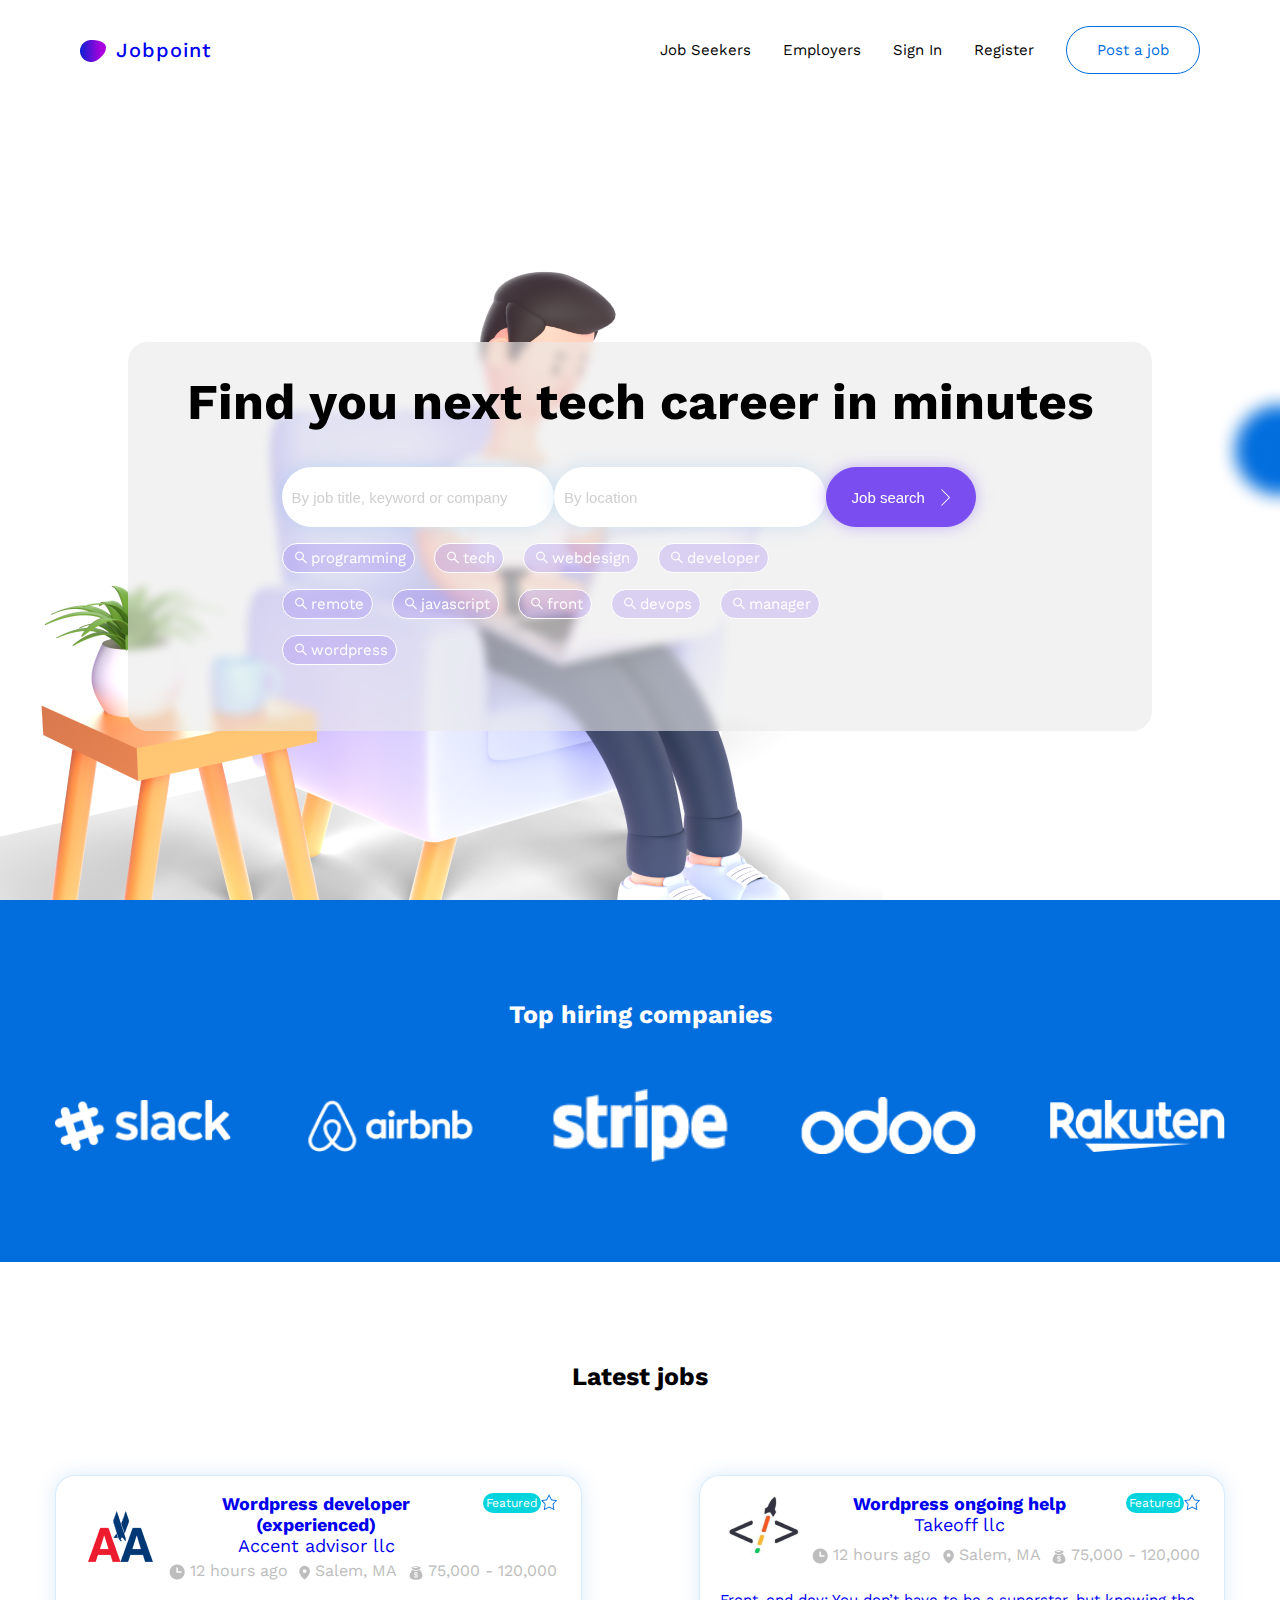
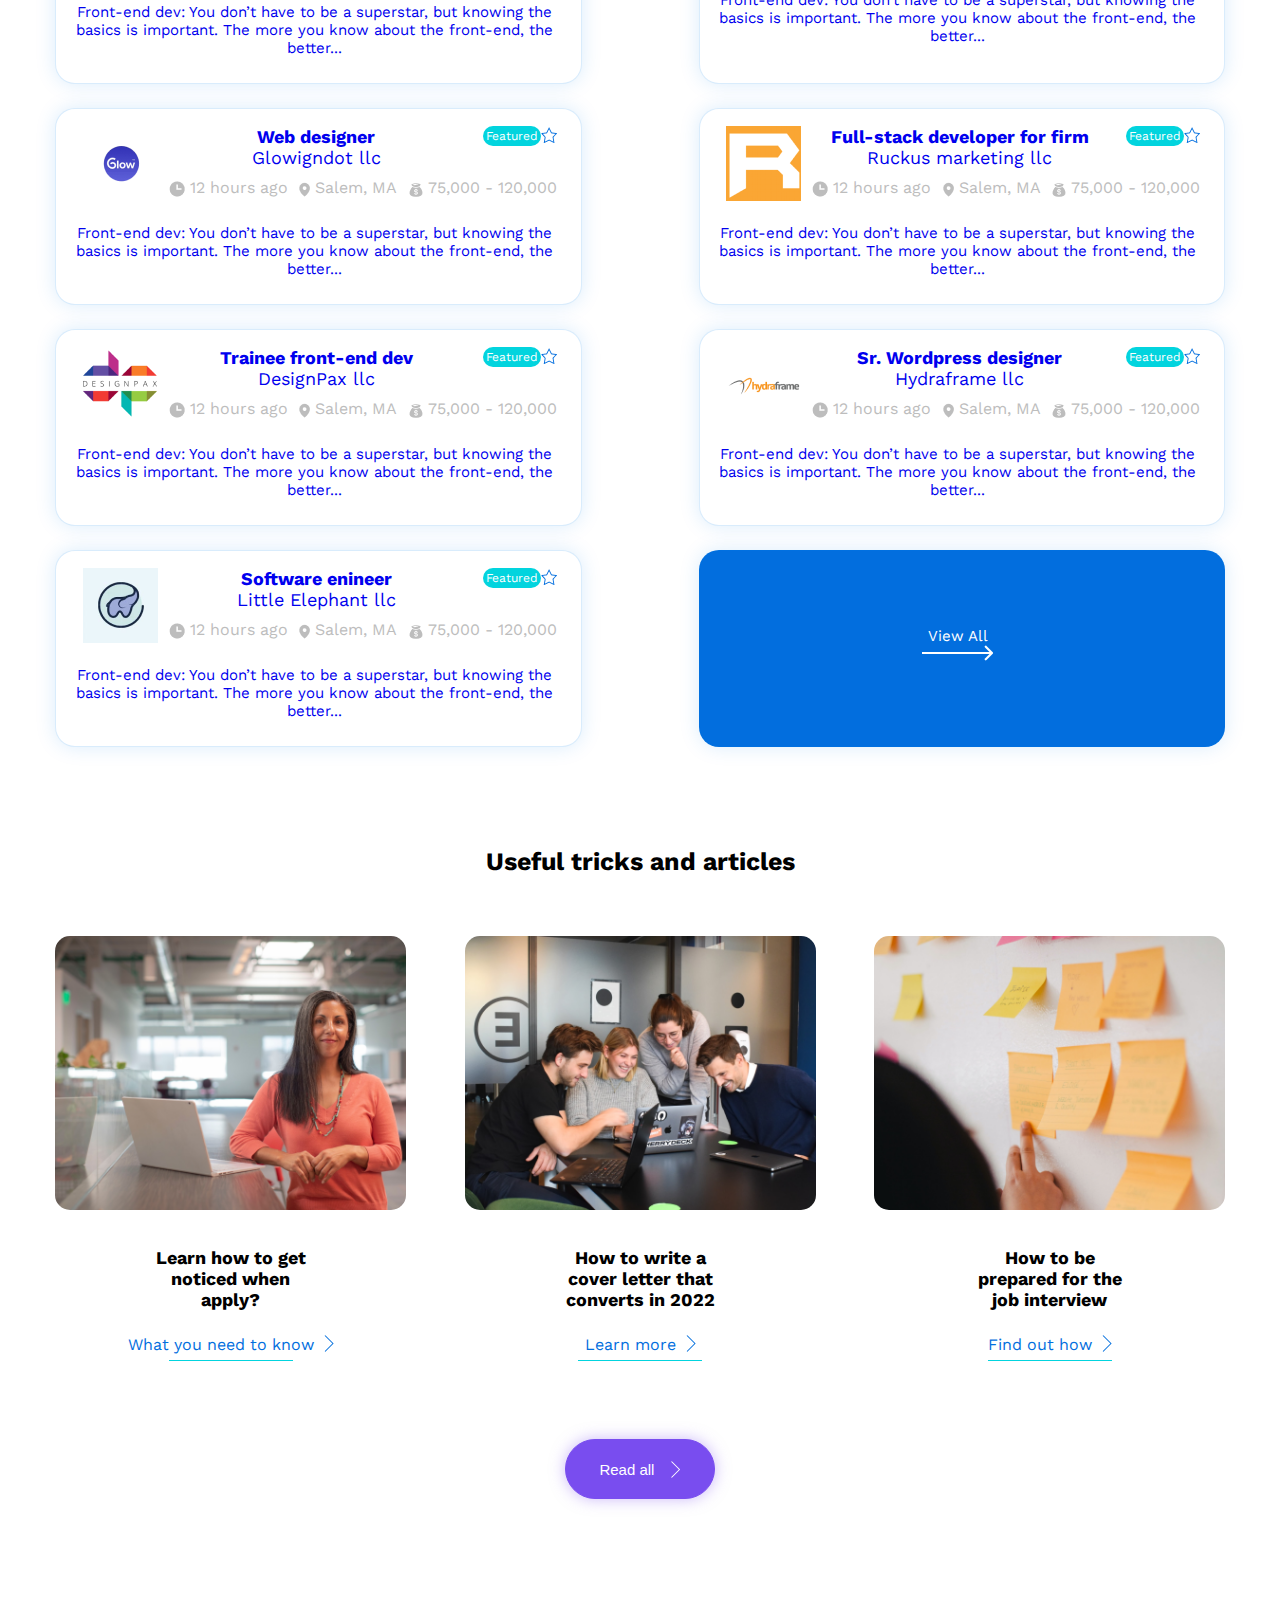
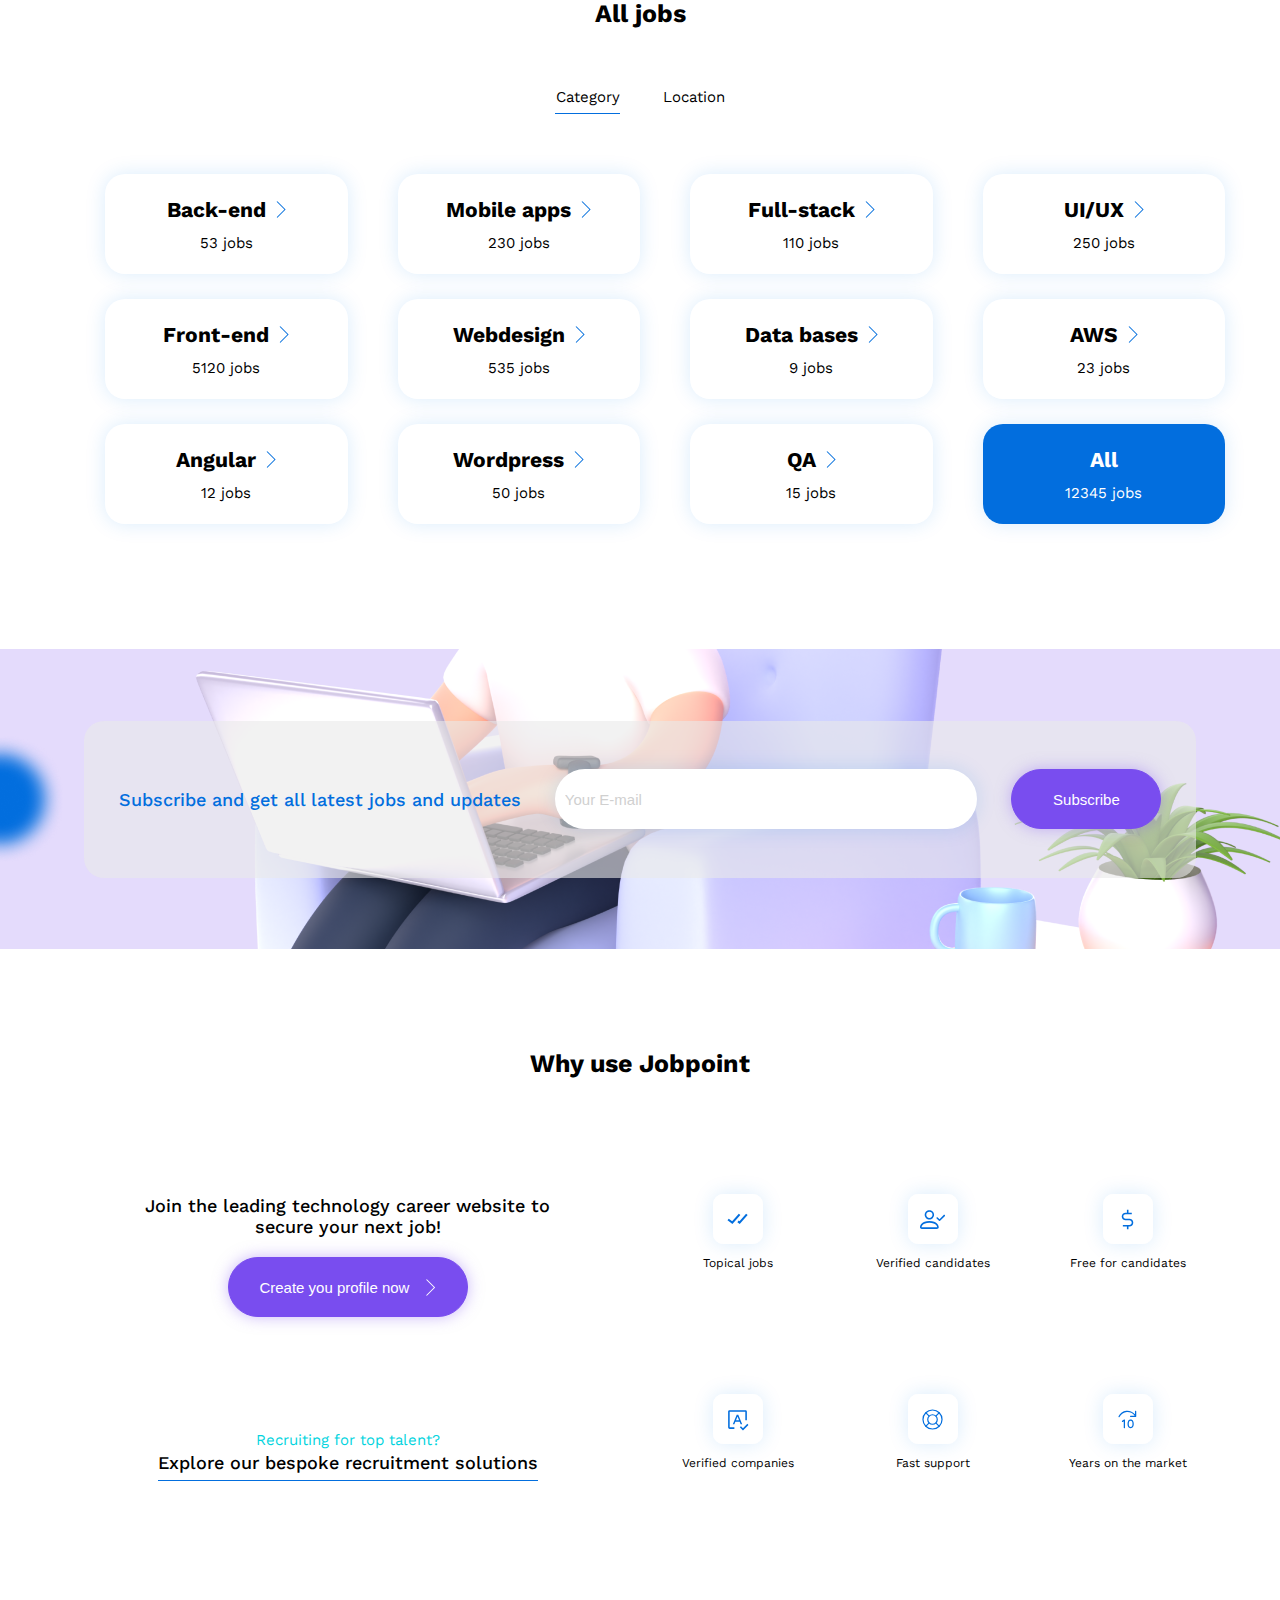
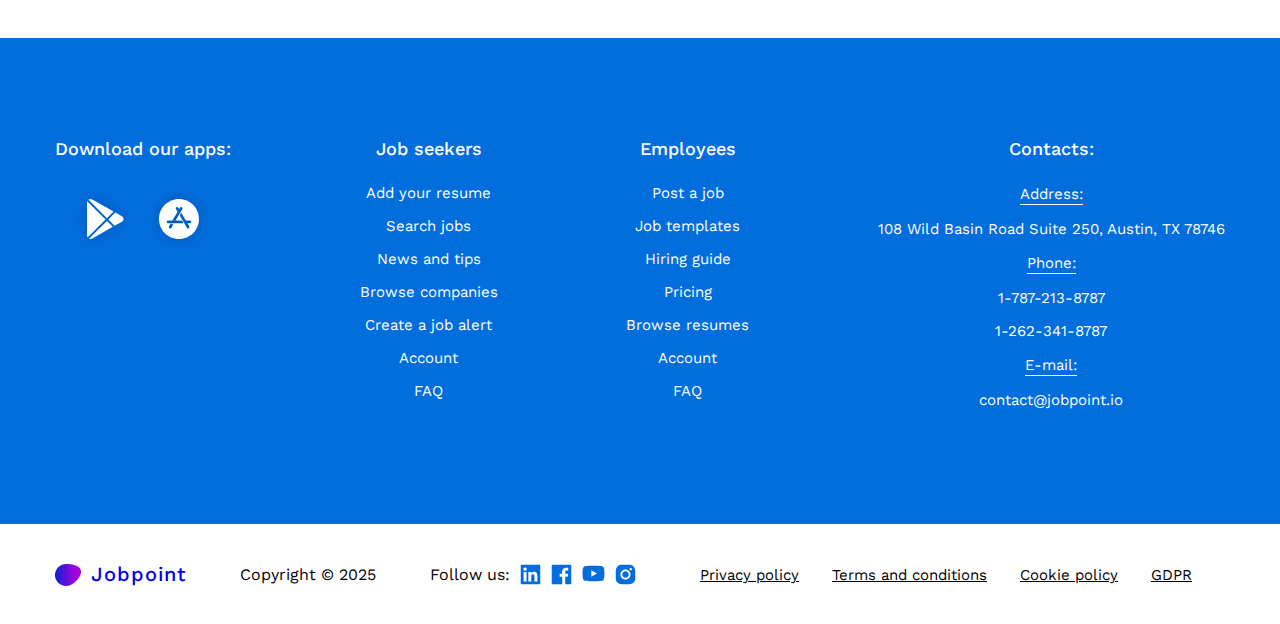
<file: index.html>
<!DOCTYPE html>
<html lang="en">

<head>
  <meta charset="UTF-8">
  <meta http-equiv="X-UA-Compatible" content="IE=edge">
  <meta name="viewport" content="width=device-width, initial-scale=1.0">
  <title>Jobpoint</title>
  <link rel="stylesheet" href="./styles/nullstyle.css">
  <link rel="stylesheet" href="./styles/style.css">
  <link rel="preconnect" href="https://fonts.googleapis.com">
  <link rel="preconnect" href="https://fonts.gstatic.com" crossorigin>
  <link href="https://fonts.googleapis.com/css2?family=Work+Sans:wght@400;500;700&display=swap" rel="stylesheet">
</head>

<body>
  <header class="header">
    <div class="container">
      <nav class="nav">
        <h1 class="nav__logo"><a href="/"><img src="img/header/logo.png" class="logo--img"
              alt="Jobpoint logo">Jobpoint</a>
        </h1>
        <ul class="nav__links">
          <li class="nav__item">
            <a class="nav__link" href="#">Job Seekers</a>
          </li>
          <li class="nav__item">
            <a class="nav__link" href="#">Employers</a>
          </li>
          <li class="nav__item">
            <a class="nav__link" href="#">Sign In</a>
          </li>
          <li class="nav__item">
            <a class="nav__link" href="#">Register</a>
          </li>
          <li class="nav__item">
            <a class="nav__link nav__link--btn btn--show-modal" href="#">Post a job</a>
          </li>
        </ul>
      </nav>
      <div class="header__form">
        <h2 class="form__title">Find you next tech career in minutes</h2>
        <div class="form__container">
          <div class="form__search">
            <input class="search--input" type="text" placeholder="By job title, keyword or company">
            <input class="search--input" type="text" placeholder="By location">
            <button class="search--btn">Job search <img src="img/header/arrow.png" alt="symbol"
                class="btn--symbol"></button>
          </div>
          <div class="header__form--tags">
            <p class="tag"><img src="img/header/search.png" alt="symbol" class="tag--search">programming</p>
            <p class="tag"><img src="img/header/search.png" alt="symbol" class="tag--search">tech</p>
            <p class="tag"><img src="img/header/search.png" alt="symbol" class="tag--search">webdesign</p>
            <p class="tag"><img src="img/header/search.png" alt="symbol" class="tag--search">developer</p>
            <p class="tag"><img src="img/header/search.png" alt="symbol" class="tag--search">remote</p>
            <p class="tag"><img src="img/header/search.png" alt="symbol" class="tag--search">javascript</p>
            <p class="tag"><img src="img/header/search.png" alt="symbol" class="tag--search">front</p>
            <p class="tag"><img src="img/header/search.png" alt="symbol" class="tag--search">devops</p>
            <p class="tag"><img src="img/header/search.png" alt="symbol" class="tag--search">manager</p>
            <p class="tag"><img src="img/header/search.png" alt="symbol" class="tag--search">wordpress</p>
          </div>
        </div>
      </div>
    </div>
  </header>

  <section class="section__sponsors">
    <div class="container">
      <h2>Top hiring companies</h2>
      <div class="section__sponsors--content">
        <div><img src="./img/sponsors/sponsors1.png" alt="sponsors"></div>
        <div><img src="./img/sponsors/sponsors2.png" alt="sponsors"></div>
        <div><img src="./img/sponsors/sponsors3.png" alt="sponsors"></div>
        <div><img src="./img/sponsors/sponsors4.png" alt="sponsors"></div>
        <div><img src="./img/sponsors/sponsors5.png" alt="sponsors"></div>
      </div>
    </div>
  </section>

  <section class="section section__jobs">
    <div class="container">
      <h2 class="section__title">Latest jobs</h2>
      <div class="section__jobs--content">
        <div class="jobs--item">
          <header class="item__header">
            <div class="item__header--img">
              <a href="/pages/card/page-position.html"><img src="./img/jobs/aa1.png" alt="jobs"></a>
            </div>
            <div class="item__header--container">
              <div class="item__header--title">
                <h3><a href="/pages/card/page-position.html">Wordpress developer (experienced)</a></h3>
                <p><a href="/pages/card/page-position.html">Accent advisor llc</a></p>
              </div>
              <div class="item__header--featured">
                <p>Featured</p>
                <div class="item__header--star"></div>
              </div>
              <div class="item__header--details">
                <p><img class="detail__img" src="./img/jobs/links/clocks.png" alt="links">12 hours ago</p>
                <p><img class="detail__img" src="./img/jobs/links/navigation.png" alt="links">Salem, MA</p>
                <p><img class="detail__img" src="./img/jobs/links/money.png" alt="links">75,000 - 120,000</p>
              </div>
            </div>
          </header>
          <div class="item__body">
            <p><a href="/pages/card/page-position.html">Front-end dev: You don’t have to be a superstar, but knowing the
                basics is important. The more you know
                about the front-end, the better...</a></p>
          </div>
        </div>
        <div class="jobs--item">
          <header class="item__header">
            <div class="item__header--img">
              <a href="/pages/card/page-position.html"><img src="./img/jobs/takeoff1.png" alt="jobs"></a>
            </div>
            <div class="item__header--container">
              <div class="item__header--title">
                <h3><a href="/pages/card/page-position.html">Wordpress ongoing help</a></h3>
                <p><a href="/pages/card/page-position.html">Takeoff llc</a></p>
              </div>
              <div class="item__header--featured">
                <p>Featured</p>
                <div class="item__header--star"></div>
              </div>
              <div class="item__header--details">
                <p><img class="detail__img" src="./img/jobs/links/clocks.png" alt="links">12 hours ago</p>
                <p><img class="detail__img" src="./img/jobs/links/navigation.png" alt="links">Salem, MA</p>
                <p><img class="detail__img" src="./img/jobs/links/money.png" alt="links">75,000 - 120,000</p>
              </div>
            </div>
          </header>
          <div class="item__body">
            <p><a href="/pages/card/page-position.html">Front-end dev: You don’t have to be a superstar, but knowing the
                basics is important. The more you know
                about the front-end, the better...</a></p>
          </div>
        </div>
        <div class="jobs--item">
          <header class="item__header">
            <div class="item__header--img">
              <a href="/pages/card/page-position.html"><img src="./img/jobs/glow.png" alt="jobs"></a>
            </div>
            <div class="item__header--container">
              <div class="item__header--title">
                <h3><a href="/pages/card/page-position.html">Web designer</a></h3>
                <p><a href="/pages/card/page-position.html">Glowigndot llc</a></p>
              </div>
              <div class="item__header--featured">
                <p>Featured</p>
                <div class="item__header--star"></div>
              </div>
              <div class="item__header--details">
                <p><img class="detail__img" src="./img/jobs/links/clocks.png" alt="links">12 hours ago</p>
                <p><img class="detail__img" src="./img/jobs/links/navigation.png" alt="links">Salem, MA</p>
                <p><img class="detail__img" src="./img/jobs/links/money.png" alt="links">75,000 - 120,000</p>
              </div>
            </div>
          </header>
          <div class="item__body">
            <p><a href="/pages/card/page-position.html">Front-end dev: You don’t have to be a superstar, but knowing the
                basics is important. The more you know
                about the front-end, the better...</a></p>
          </div>
        </div>
        <div class="jobs--item">
          <header class="item__header">
            <div class="item__header--img">
              <a href="/pages/card/page-position.html"><img src="./img/jobs/ruckus1.png" alt="jobs"></a>
            </div>
            <div class="item__header--container">
              <div class="item__header--title">
                <h3><a href="/pages/card/page-position.html">Full-stack developer for firm</a></h3>
                <p><a href="/pages/card/page-position.html">Ruckus marketing llc</a></p>
              </div>
              <div class="item__header--featured">
                <p>Featured</p>
                <div class="item__header--star"></div>
              </div>
              <div class="item__header--details">
                <p><img class="detail__img" src="./img/jobs/links/clocks.png" alt="links">12 hours ago</p>
                <p><img class="detail__img" src="./img/jobs/links/navigation.png" alt="links">Salem, MA</p>
                <p><img class="detail__img" src="./img/jobs/links/money.png" alt="links">75,000 - 120,000</p>
              </div>
            </div>
          </header>
          <div class="item__body">
            <p><a href="/pages/card/page-position.html">Front-end dev: You don’t have to be a superstar, but knowing the
                basics is important. The more you know
                about the front-end, the better...</a></p>
          </div>
        </div>
        <div class="jobs--item">
          <header class="item__header">
            <div class="item__header--img">
              <a href="/pages/card/page-position.html"><img src="./img/jobs/dp.png" alt="jobs"></a>
            </div>
            <div class="item__header--container">
              <div class="item__header--title">
                <h3><a href="/pages/card/page-position.html">Trainee front-end dev</a></h3>
                <p><a href="/pages/card/page-position.html">DesignPax llc</a></p>
              </div>
              <div class="item__header--featured">
                <p>Featured</p>
                <div class="item__header--star"></div>
              </div>
              <div class="item__header--details">
                <p><img class="detail__img" src="./img/jobs/links/clocks.png" alt="links">12 hours ago</p>
                <p><img class="detail__img" src="./img/jobs/links/navigation.png" alt="links">Salem, MA</p>
                <p><img class="detail__img" src="./img/jobs/links/money.png" alt="links">75,000 - 120,000</p>
              </div>
            </div>
          </header>
          <div class="item__body">
            <p><a href="/pages/card/page-position.html">Front-end dev: You don’t have to be a superstar, but knowing the
                basics is important. The more you know
                about the front-end, the better...</a></p>
          </div>
        </div>
        <div class="jobs--item">
          <header class="item__header">
            <div class="item__header--img">
              <a href="/pages/card/page-position.html"><img src="./img/jobs/hf1.png" alt="jobs"></a>
            </div>
            <div class="item__header--container">
              <div class="item__header--title">
                <h3><a href="/pages/card/page-position.html">Sr. Wordpress designer</a></h3>
                <p><a href="/pages/card/page-position.html">Hydraframe llc</a></p>
              </div>
              <div class="item__header--featured">
                <p>Featured</p>
                <div class="item__header--star"></div>
              </div>
              <div class="item__header--details">
                <p><img class="detail__img" src="./img/jobs/links/clocks.png" alt="links">12 hours ago</p>
                <p><img class="detail__img" src="./img/jobs/links/navigation.png" alt="links">Salem, MA</p>
                <p><img class="detail__img" src="./img/jobs/links/money.png" alt="links">75,000 - 120,000</p>
              </div>
            </div>
          </header>
          <div class="item__body">
            <p><a href="/pages/card/page-position.html">Front-end dev: You don’t have to be a superstar, but knowing the
                basics is important. The more you know
                about the front-end, the better...</a></p>
          </div>
        </div>
        <div class="jobs--item">
          <header class="item__header">
            <div class="item__header--img">
              <a href="/pages/card/page-position.html"><img src="./img/jobs/el.png" alt="jobs"></a>
            </div>
            <div class="item__header--container">
              <div class="item__header--title">
                <h3><a href="/pages/card/page-position.html">Software enineer</a></h3>
                <p><a href="/pages/card/page-position.html">Little Elephant llc</a></p>
              </div>
              <div class="item__header--featured">
                <p>Featured</p>
                <div class="item__header--star"></div>
              </div>
              <div class="item__header--details">
                <p><img class="detail__img" src="./img/jobs/links/clocks.png" alt="links">12 hours ago</p>
                <p><img class="detail__img" src="./img/jobs/links/navigation.png" alt="links">Salem, MA</p>
                <p><img class="detail__img" src="./img/jobs/links/money.png" alt="links">75,000 - 120,000</p>
              </div>
            </div>
          </header>
          <div class="item__body">
            <p><a href="/pages/card/page-position.html">Front-end dev: You don’t have to be a superstar, but knowing the
                basics is important. The more you know
                about the front-end, the better...</a></p>
          </div>
        </div>
        <div class="jobs--item jobs--viewAll">
          <p><a href="/pages/card/page-position.html">View All</a></p>
          <img src="./img/jobs/viewall.png" alt="viewall">
        </div>
      </div>
    </div>
  </section>

  <section class="section section__articles">
    <div class="container">
      <h2 class="section__title">Useful tricks and articles</h2>
      <div class="section__articles--content">
        <div class="article">
          <img class="article__img" src="./img/articles/linkedin-sales-solutions-QgYvORVDdd8-unsplash.png" alt="img">
          <h3 class="article--title">Learn how to get noticed when apply?</h3>
          <div>
            <p><a class="article__link" href="#">What you need to know<img class="section__articles--arrow"
                  src="./img/articles/arrow.png"></a></p>
            <img src="./img/articles/line.png" alt="line">
          </div>
        </div>
        <div class="article">
          <img class="article__img" src="./img/articles/cherrydeck-rMILC1PIwM0-unsplash.png" alt="img">
          <h3 class="article--title">How to write a cover letter that converts in 2022</h3>
          <div>
            <p><a class="article__link" href="#">Learn more<img class="section__articles--arrow"
                  src="./img/articles/arrow.png"></a></p>
            <img src="./img/articles/line.png" alt="line">
          </div>
        </div>
        <div class="article">
          <img class="article__img" src="./img/articles/jason-goodman-m2TU2gfqSeE-unsplash.png" alt="img">
          <h3 class="article--title">How to be prepared for the job interview</h3>
          <div>
            <p><a href="#" class="article__link">Find out how<img class="section__articles--arrow"
                  src="./img/articles/arrow.png"></a></p>
            <img src="./img/articles/line.png" alt="line">
          </div>
        </div>
      </div>
      <button class="articles--btn">Read all <img src="img/header/arrow.png" alt="symbol" class="btn--symbol"></button>
    </div>
  </section>

  <section class="section section__allJobs">
    <div class="container">
      <h2 class="section__title">All jobs</h2>
      <div class="allJobs__container">
        <div class="allJobs__tab-container">
          <p class="allJobs__tab tab--active">Category</p>
          <p class="allJobs__tab">Location</p>
        </div>
        <div class="allJobs__content">
          <div class="allJobs__item">
            <div class="item__title">
              <h3>Back-end</h3>
              <img class="section__articles--arrow" src="./img/articles/arrow.png"></a></p>
            </div>
            <p>53 jobs</p>
          </div>
          <div class="allJobs__item">
            <div class="item__title">
              <h3>Mobile apps</h3>
              <img class="section__articles--arrow" src="./img/articles/arrow.png"></a></p>
            </div>
            <p>230 jobs</p>
          </div>
          <div class="allJobs__item">
            <div class="item__title">
              <h3>Full-stack</h3>
              <img class="section__articles--arrow" src="./img/articles/arrow.png"></a></p>
            </div>
            <p>110 jobs</p>
          </div>
          <div class="allJobs__item">
            <div class="item__title">
              <h3>UI/UX</h3>
              <img class="section__articles--arrow" src="./img/articles/arrow.png"></a></p>
            </div>
            <p>250 jobs</p>
          </div>
          <div class="allJobs__item">
            <div class="item__title">
              <h3>Front-end</h3>
              <img class="section__articles--arrow" src="./img/articles/arrow.png"></a></p>
            </div>
            <p>5120 jobs</p>
          </div>
          <div class="allJobs__item">
            <div class="item__title">
              <h3>Webdesign</h3>
              <img class="section__articles--arrow" src="./img/articles/arrow.png"></a></p>
            </div>
            <p>535 jobs</p>
          </div>
          <div class="allJobs__item">
            <div class="item__title">
              <h3>Data bases</h3>
              <img class="section__articles--arrow" src="./img/articles/arrow.png"></a></p>
            </div>
            <p>9 jobs</p>
          </div>
          <div class="allJobs__item">
            <div class="item__title">
              <h3>AWS</h3>
              <img class="section__articles--arrow" src="./img/articles/arrow.png"></a></p>
            </div>
            <p>23 jobs</p>
          </div>
          <div class="allJobs__item">
            <div class="item__title">
              <h3>Angular</h3>
              <img class="section__articles--arrow" src="./img/articles/arrow.png"></a></p>
            </div>
            <p>12 jobs</p>
          </div>
          <div class="allJobs__item">
            <div class="item__title">
              <h3>Wordpress</h3>
              <img class="section__articles--arrow" src="./img/articles/arrow.png"></a></p>
            </div>
            <p>50 jobs</p>
          </div>
          <div class="allJobs__item">
            <div class="item__title">
              <h3>QA</h3>
              <img class="section__articles--arrow" src="./img/articles/arrow.png"></a></p>
            </div>
            <p>15 jobs</p>
          </div>
          <div class="allJobs__item allJobs__item--viewall">
            <div class="item__title">
              <h3>All</h3>
            </div>
            <p>12345 jobs</p>
          </div>
        </div>
      </div>
      <div class="container">
  </section>

  <section class="section section__subscribe">
    <div class="container">
      <div class="subscribe__form">
        <h5 class="subscribe__title">Subscribe and get all latest jobs and updates</h5>
        <input class="subscribe__input" type="text" placeholder="Your E-mail">
        <button class="subscribe__btn">Subscribe</button>
      </div>
    </div>
  </section>

  <section class="section section__joinUs">
    <div class="container">
      <h2 class="section__title">Why use Jobpoint</h2>
      <div class="joinUs__container">
        <div class="joinUs__form">
          <div class="form__header">
            <h5 class="header__title">Join the leading technology career website to secure your next job!</h5>
            <button class="joinUs__btn">Create you profile now <img src="img/header/arrow.png" alt="symbol"
                class="btn--symbol"></button>
          </div>
          <div class="form__footer">
            <p class="footer__question">Recruiting for top talent?</p>
            <h5 class="footer__subtitle">Explore our bespoke recruitment solutions</h5>
          </div>
        </div>
        <div class="joinUs__content">
          <div class="joinUs__item">
            <div class="item__img">
              <img src="./img/joinus/tropical.svg" alt="img">
            </div>
            <p>Topical jobs</p>
          </div>
          <div class="joinUs__item">
            <div class="item__img">
              <img src="./img/joinus/group.svg" alt="img">
            </div>
            <p>Verified candidates</p>
          </div>
          <div class="joinUs__item">
            <div class="item__img">
              <img src="./img/joinus/dollar.svg" alt="img">
            </div>
            <p>Free for candidates</p>
          </div>
          <div class="joinUs__item">
            <div class="item__img">
              <img src="./img/joinus/carbon_spell-check.svg" alt="img">
            </div>
            <p>Verified companies</p>
          </div>
          <div class="joinUs__item">
            <div class="item__img">
              <img src="./img/joinus/support.svg" alt="img">
            </div>
            <p>Fast support</p>
          </div>
          <div class="joinUs__item">
            <div class="item__img">
              <img src="./img/joinus/market.svg" alt="img">
            </div>
            <p>Years on the market</p>
          </div>
        </div>
      </div>
    </div>
  </section>

  <section class="section section__download">
    <div class="container">
      <div class="container__column">
        <h5>Download our apps:</h5>
        <a href="#"><img src="./img/apps/appstore.svg" alt="appstore"></a>
        <a href="#"><img src="./img/apps/playmarket.svg" alt="playmarket"></a>
      </div>
      <div class="container__column">
        <h5>Job seekers</h5>
        <p><a href="#">Add your resume</a></p>
        <p><a href="#">Search jobs</a></p>
        <p><a href="#">News and tips</a></p>
        <p><a href="#">Browse companies</a></p>
        <p><a href="#">Create a job alert</a></p>
        <p><a href="#">Account</a></p>
        <p><a href="#">FAQ</a></p>
      </div>
      <div class="container__column">
        <h5>Employees</h5>
        <p><a href="#">Post a job</a></p>
        <p><a href="#">Job templates</a></p>
        <p><a href="#">Hiring guide</a></p>
        <p><a href="#">Pricing</a></p>
        <p><a href="#">Browse resumes</a></p>
        <p><a href="#">Account</a></p>
        <p><a href="#">FAQ</a></p>
      </div>
      <div class="container__column">
        <h5>Contacts:</h5>
        <p class="column__subtitle">Address:</p>
        <p>108 Wild Basin Road Suite 250, Austin, TX 78746</p>
        <p class="column__subtitle">Phone:</p>
        <p>1-787-213-8787</p>
        <p>1-262-341-8787</p>
        <p class="column__subtitle">E-mail:</p>
        <p>contact@jobpoint.io</p>
      </div>
    </div>
  </section>

  <footer class="footer">
    <div class="container">
      <h1 class="footer__logo"><a href="/"><img src="img/header/logo.png" class="logo--img"
            alt="Jobpoint logo">Jobpoint</a></h1>
      <p class="footer__copyright">Copyright © 2025 </p>
      <div class="footer__follow">
        <p>Follow us: </p>
        <a class="follow__link" href="#"><img src="./img/footer/linkedin.svg" alt="linkedin"></a>
        <a class="follow__link" href="#"><img src="./img/footer/facebook.svg" alt="facebook"></a>
        <a class="follow__link" href="#"><img src="./img/footer/youtube.svg" alt="youtube"></a>
        <a class="follow__link" href="#"><img src="./img/footer/instagram.svg" alt="instagram"></a>
      </div>
      <ul class="footer__nav">
        <li class="footer__item">
          <a class="footer__link" href="#">Privacy policy</a>
        </li>
        <li class="footer__item">
          <a class="footer__link" href="#">Terms and conditions</a>
        </li>
        <li class="footer__item">
          <a class="footer__link" href="#">Cookie policy</a>
        </li>
        <li class="footer__item">
          <a class="footer__link" href="#">GDPR</a>
        </li>
      </ul>
    </div>
  </footer>

</body>

</html>
</file>
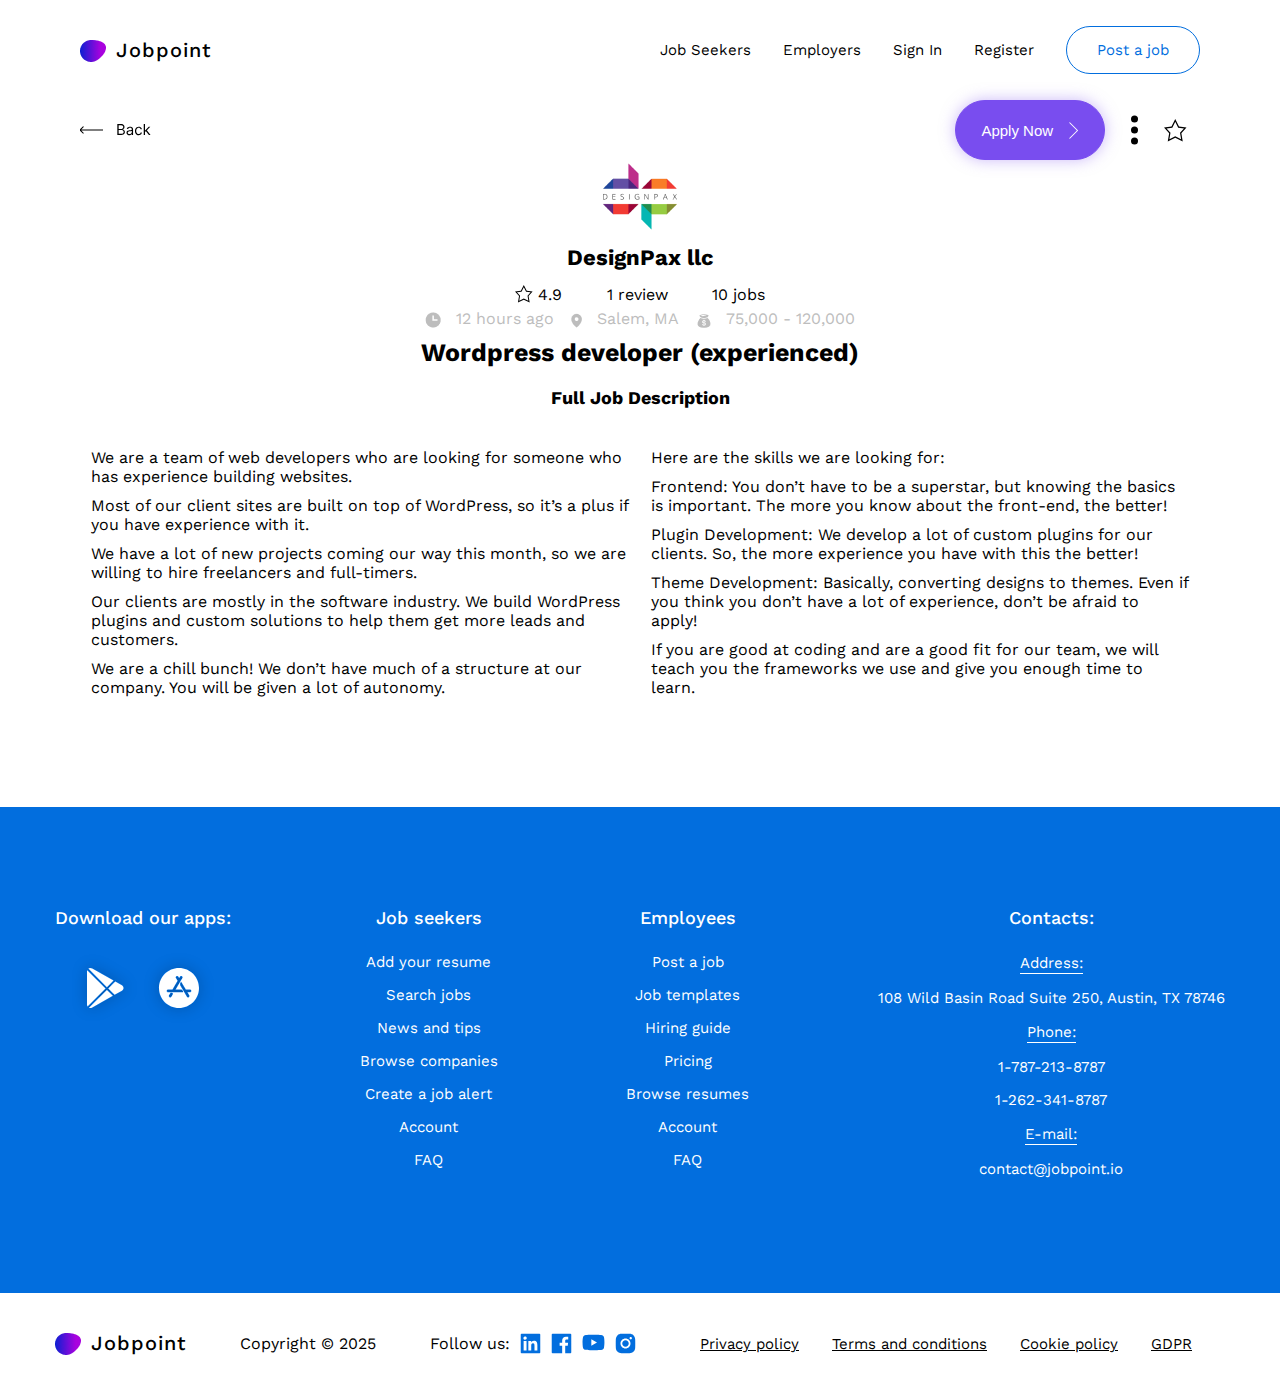
<file: pages/page-position.html>
<!DOCTYPE html>
<html lang="en">

<head>
  <meta charset="UTF-8">
  <meta http-equiv="X-UA-Compatible" content="IE=edge">
  <meta name="viewport" content="width=device-width, initial-scale=1.0">
  <title>Jobpoint</title>
  <link rel="stylesheet" href="./styles/nullstyle.css">
  <link rel="stylesheet" href="./styles/style.css">
  <link rel="preconnect" href="https://fonts.googleapis.com">
  <link rel="preconnect" href="https://fonts.gstatic.com" crossorigin>
  <link href="https://fonts.googleapis.com/css2?family=Work+Sans:wght@400;500;700&display=swap" rel="stylesheet">
</head>

<body>
  <header class="header">
    <div class="container">
      <nav class="nav">
        <h1 class="nav__logo"><a href="/"><img src="../img/header/logo.png" class="logo--img"
              alt="Jobpoint logo">Jobpoint</a>
        </h1>
        <ul class="nav__links">
          <li class="nav__item">
            <a class="nav__link" href="#">Job Seekers</a>
          </li>
          <li class="nav__item">
            <a class="nav__link" href="#">Employers</a>
          </li>
          <li class="nav__item">
            <a class="nav__link" href="#">Sign In</a>
          </li>
          <li class="nav__item">
            <a class="nav__link" href="#">Register</a>
          </li>
          <li class="nav__item">
            <a class="nav__link nav__link--btn btn--show-modal" href="#">Post a job</a>
          </li>
        </ul>
      </nav>
      <div class="bar">
        <div class="back"><a href="/"><img src="../img/bar/back.svg" alt="back"></a></div>
        <div class="bar__right-side">
          <button class="bar__btn">Apply Now <img src="../img/header/arrow.png" alt="symbol"
              class="btn--symbol"></button>
          <div class="options">
            <img src="../img/bar/options.svg" alt="options">
          </div>
          <div class="favorites">
            <img src="../img/bar/favorites.svg" alt="options">
          </div>
        </div>
      </div>
      <div class="jobs--item">
        <header class="item__header">
          <div class="item__header--img">
            <img src="../img/jobs/dp.png" alt="jobs">
          </div>
          <div class="item__header--container">
            <div class="item__header--title">
              <h4>DesignPax llc</h4>
            </div>
            <div class="item__featured">
              <p><img src="../img/bar/favorites.svg" alt="options"> 4.9</p>
              <p>1 review</p>
              <p>10 jobs</p>
            </div>
            <div class="item__header--details">
              <p><img class="detail__img" src="../img/jobs/links/clocks.png" alt="links">12 hours ago</p>
              <p><img class="detail__img" src="../img/jobs/links/navigation.png" alt="links">Salem, MA</p>
              <p><img class="detail__img" src="../img/jobs/links/money.png" alt="links">75,000 - 120,000</p>
            </div>
          </div>
          <h3>Wordpress developer (experienced)</h3>
        </header>
        <div class="item__body">
          <h3 class="item__title">Full Job Description</h3>
          <div class="item__container">
            <div class="container__column">
              <p>We are a team of web developers who are looking for someone who has experience building websites.</p>
              <p>Most of our client sites are built on top of WordPress, so it’s a plus if you have experience with
                it.</p>
              We have a lot of new projects coming our way this month, so we are willing to hire freelancers and
              full-timers.</p>
              <p>Our clients are mostly in the software industry. We build WordPress plugins and custom solutions to
                help
                them get more leads and customers.</p>
              <p>We are a chill bunch! We don’t have much of a structure at our company. You will be given a lot of
                autonomy.</p>
              </p>
            </div>
            <div class="container__column">
              <p>Here are the skills we are looking for:</p>
              <p>Frontend: You don’t have to be a superstar, but knowing the basics is important. The more you know
                about
                the front-end, the better!</p>
              <p>Plugin Development: We develop a lot of custom plugins for our clients. So, the more experience you
                have
                with this the better!
              <p>Theme Development: Basically, converting designs to themes.
                Even if you think you don’t have a lot of experience, don’t be afraid to apply!</p>
              <p>If you are good at coding and are a good fit for our team, we will teach you the frameworks we use and
                give you enough time to learn.</p>
            </div>
          </div>
        </div>
      </div>
    </div>
  </header>

  <section class="section section__download">
    <div class="container">
      <div class="container__column">
        <h5>Download our apps:</h5>
        <a href="#"><img src="../img/apps/appstore.svg" alt="appstore"></a>
        <a href="#"><img src="../img/apps/playmarket.svg" alt="playmarket"></a>
      </div>
      <div class="container__column">
        <h5>Job seekers</h5>
        <p><a href="#">Add your resume</a></p>
        <p><a href="#">Search jobs</a></p>
        <p><a href="#">News and tips</a></p>
        <p><a href="#">Browse companies</a></p>
        <p><a href="#">Create a job alert</a></p>
        <p><a href="#">Account</a></p>
        <p><a href="#">FAQ</a></p>
      </div>
      <div class="container__column">
        <h5>Employees</h5>
        <p><a href="#">Post a job</a></p>
        <p><a href="#">Job templates</a></p>
        <p><a href="#">Hiring guide</a></p>
        <p><a href="#">Pricing</a></p>
        <p><a href="#">Browse resumes</a></p>
        <p><a href="#">Account</a></p>
        <p><a href="#">FAQ</a></p>
      </div>
      <div class="container__column">
        <h5>Contacts:</h5>
        <p class="column__subtitle">Address:</p>
        <p>108 Wild Basin Road Suite 250, Austin, TX 78746</p>
        <p class="column__subtitle">Phone:</p>
        <p>1-787-213-8787</p>
        <p>1-262-341-8787</p>
        <p class="column__subtitle">E-mail:</p>
        <p>contact@jobpoint.io</p>
      </div>
    </div>
  </section>

  <footer class="footer">
    <div class="container">
      <h1 class="footer__logo"><a href="/"><img src="../img/header/logo.png" class="logo--img"
            alt="Jobpoint logo">Jobpoint</a></h1>
      <p class="footer__copyright">Copyright © 2025 </p>
      <div class="footer__follow">
        <p>Follow us: </p>
        <a class="follow__link" href="#"><img src="../img/footer/linkedin.svg" alt="linkedin"></a>
        <a class="follow__link" href="#"><img src="../img/footer/facebook.svg" alt="facebook"></a>
        <a class="follow__link" href="#"><img src="../img/footer/youtube.svg" alt="youtube"></a>
        <a class="follow__link" href="#"><img src="../img/footer/instagram.svg" alt="instagram"></a>
      </div>
      <ul class="footer__nav">
        <li class="footer__item">
          <a class="footer__link" href="#">Privacy policy</a>
        </li>
        <li class="footer__item">
          <a class="footer__link" href="#">Terms and conditions</a>
        </li>
        <li class="footer__item">
          <a class="footer__link" href="#">Cookie policy</a>
        </li>
        <li class="footer__item">
          <a class="footer__link" href="#">GDPR</a>
        </li>
      </ul>
    </div>
  </footer>
</body>

</html>
</file>
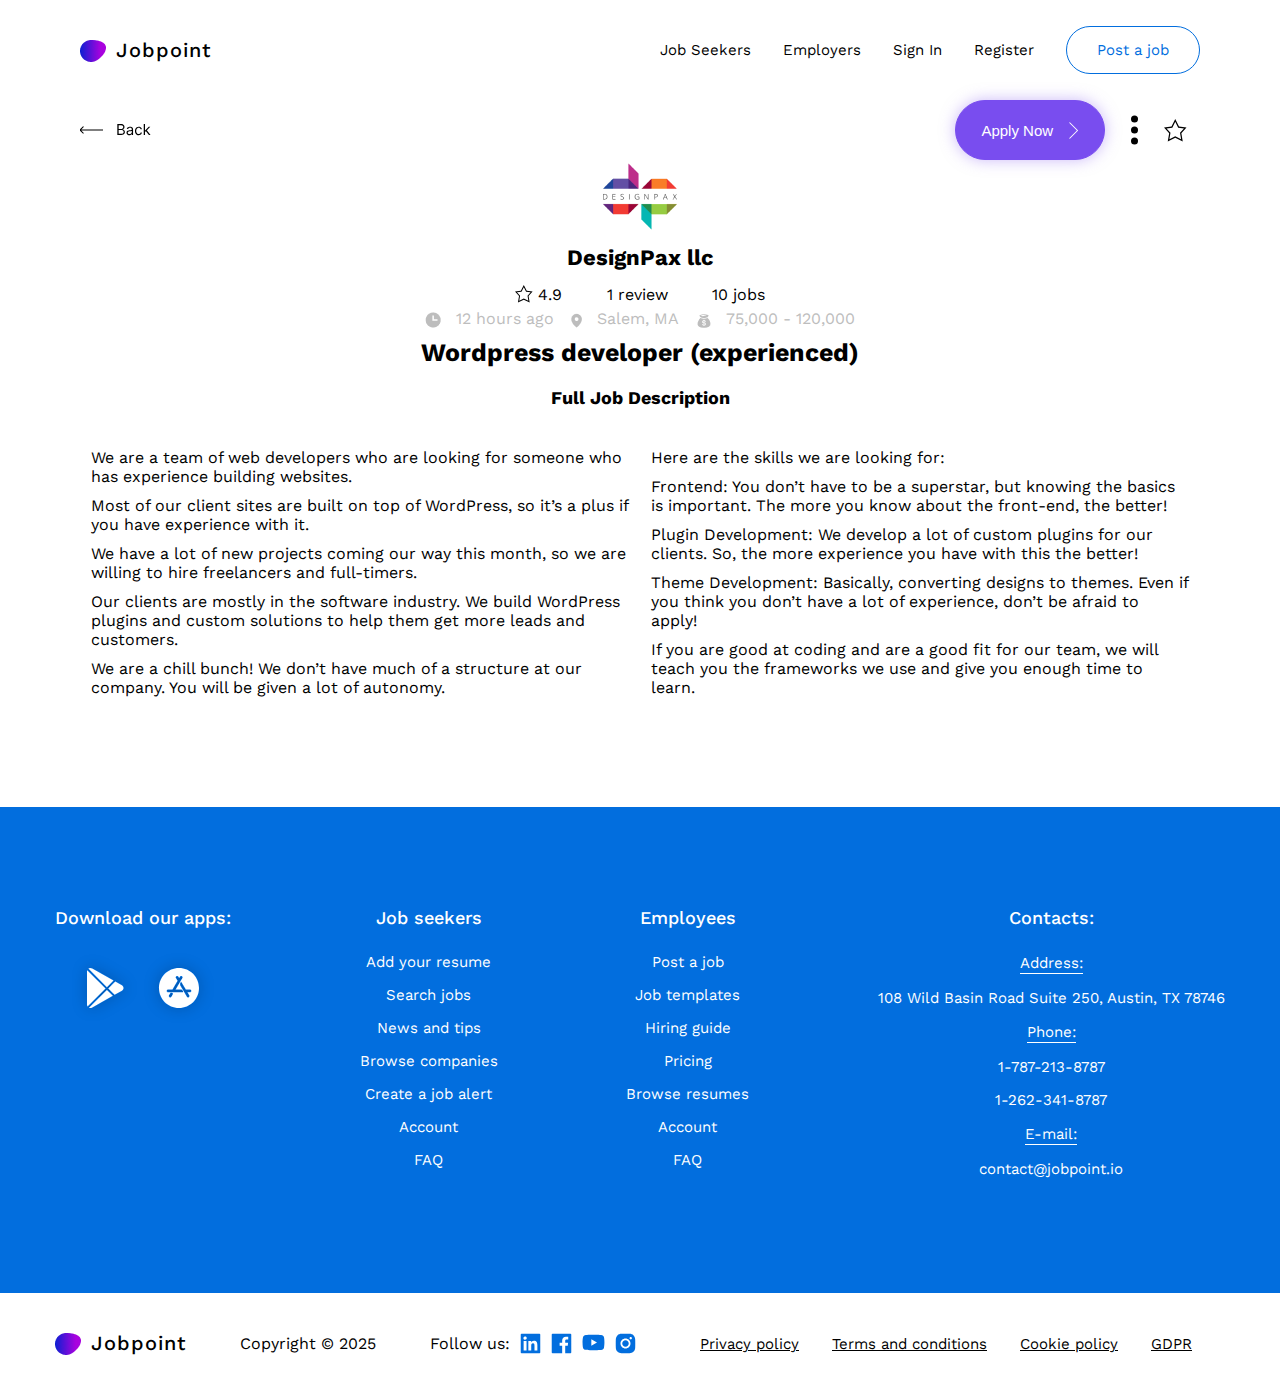
<file: pages/card/page-position.html>
<!DOCTYPE html>
<html lang="en">

<head>
  <meta charset="UTF-8">
  <meta http-equiv="X-UA-Compatible" content="IE=edge">
  <meta name="viewport" content="width=device-width, initial-scale=1.0">
  <title>Jobpoint</title>
  <link rel="stylesheet" href="./styles/nullstyle.css">
  <link rel="stylesheet" href="./styles/style.css">
  <link rel="preconnect" href="https://fonts.googleapis.com">
  <link rel="preconnect" href="https://fonts.gstatic.com" crossorigin>
  <link href="https://fonts.googleapis.com/css2?family=Work+Sans:wght@400;500;700&display=swap" rel="stylesheet">
</head>

<body>
  <header class="header">
    <div class="container">
      <nav class="nav">
        <h1 class="nav__logo"><a href="/"><img src="../../img/header/logo.png" class="logo--img"
              alt="Jobpoint logo">Jobpoint</a>
        </h1>
        <ul class="nav__links">
          <li class="nav__item">
            <a class="nav__link" href="#">Job Seekers</a>
          </li>
          <li class="nav__item">
            <a class="nav__link" href="#">Employers</a>
          </li>
          <li class="nav__item">
            <a class="nav__link" href="#">Sign In</a>
          </li>
          <li class="nav__item">
            <a class="nav__link" href="#">Register</a>
          </li>
          <li class="nav__item">
            <a class="nav__link nav__link--btn btn--show-modal" href="#">Post a job</a>
          </li>
        </ul>
      </nav>
      <div class="bar">
        <div class="back"><a href="/"><img src="../../img/bar/back.svg" alt="back"></a></div>
        <div class="bar__right-side">
          <button class="bar__btn">Apply Now <img src="../../img/header/arrow.png" alt="symbol"
              class="btn--symbol"></button>
          <div class="options">
            <img src="../../img/bar/options.svg" alt="options">
          </div>
          <div class="favorites">
            <img src="../../img/bar/favorites.svg" alt="options">
          </div>
        </div>
      </div>
      <div class="jobs--item">
        <header class="item__header">
          <div class="item__header--img">
            <img src="../../img/jobs/dp.png" alt="jobs">
          </div>
          <div class="item__header--container">
            <div class="item__header--title">
              <h4>DesignPax llc</h4>
            </div>
            <div class="item__featured">
              <p><img src="../../img/bar/favorites.svg" alt="options"> 4.9</p>
              <p>1 review</p>
              <p>10 jobs</p>
            </div>
            <div class="item__header--details">
              <p><img class="detail__img" src="../../img/jobs/links/clocks.png" alt="links">12 hours ago</p>
              <p><img class="detail__img" src="../../img/jobs/links/navigation.png" alt="links">Salem, MA</p>
              <p><img class="detail__img" src="../../img/jobs/links/money.png" alt="links">75,000 - 120,000</p>
            </div>
          </div>
          <h3>Wordpress developer (experienced)</h3>
        </header>
        <div class="item__body">
          <h3 class="item__title">Full Job Description</h3>
          <div class="item__container">
            <div class="container__column">
              <p>We are a team of web developers who are looking for someone who has experience building websites.</p>
              <p>Most of our client sites are built on top of WordPress, so it’s a plus if you have experience with
                it.</p>
              We have a lot of new projects coming our way this month, so we are willing to hire freelancers and
              full-timers.</p>
              <p>Our clients are mostly in the software industry. We build WordPress plugins and custom solutions to
                help
                them get more leads and customers.</p>
              <p>We are a chill bunch! We don’t have much of a structure at our company. You will be given a lot of
                autonomy.</p>
              </p>
            </div>
            <div class="container__column">
              <p>Here are the skills we are looking for:</p>
              <p>Frontend: You don’t have to be a superstar, but knowing the basics is important. The more you know
                about
                the front-end, the better!</p>
              <p>Plugin Development: We develop a lot of custom plugins for our clients. So, the more experience you
                have
                with this the better!
              <p>Theme Development: Basically, converting designs to themes.
                Even if you think you don’t have a lot of experience, don’t be afraid to apply!</p>
              <p>If you are good at coding and are a good fit for our team, we will teach you the frameworks we use and
                give you enough time to learn.</p>
            </div>
          </div>
        </div>
      </div>
    </div>
  </header>

  <section class="section section__download">
    <div class="container">
      <div class="container__column">
        <h5>Download our apps:</h5>
        <a href="#"><img src="../../img/apps/appstore.svg" alt="appstore"></a>
        <a href="#"><img src="../../img/apps/playmarket.svg" alt="playmarket"></a>
      </div>
      <div class="container__column">
        <h5>Job seekers</h5>
        <p><a href="#">Add your resume</a></p>
        <p><a href="#">Search jobs</a></p>
        <p><a href="#">News and tips</a></p>
        <p><a href="#">Browse companies</a></p>
        <p><a href="#">Create a job alert</a></p>
        <p><a href="#">Account</a></p>
        <p><a href="#">FAQ</a></p>
      </div>
      <div class="container__column">
        <h5>Employees</h5>
        <p><a href="#">Post a job</a></p>
        <p><a href="#">Job templates</a></p>
        <p><a href="#">Hiring guide</a></p>
        <p><a href="#">Pricing</a></p>
        <p><a href="#">Browse resumes</a></p>
        <p><a href="#">Account</a></p>
        <p><a href="#">FAQ</a></p>
      </div>
      <div class="container__column">
        <h5>Contacts:</h5>
        <p class="column__subtitle">Address:</p>
        <p>108 Wild Basin Road Suite 250, Austin, TX 78746</p>
        <p class="column__subtitle">Phone:</p>
        <p>1-787-213-8787</p>
        <p>1-262-341-8787</p>
        <p class="column__subtitle">E-mail:</p>
        <p>contact@jobpoint.io</p>
      </div>
    </div>
  </section>

  <footer class="footer">
    <div class="container">
      <h1 class="footer__logo"><a href="/"><img src="../../img/header/logo.png" class="logo--img"
            alt="Jobpoint logo">Jobpoint</a></h1>
      <p class="footer__copyright">Copyright © 2025 </p>
      <div class="footer__follow">
        <p>Follow us: </p>
        <a class="follow__link" href="#"><img src="../../img/footer/linkedin.svg" alt="linkedin"></a>
        <a class="follow__link" href="#"><img src="../../img/footer/facebook.svg" alt="facebook"></a>
        <a class="follow__link" href="#"><img src="../../img/footer/youtube.svg" alt="youtube"></a>
        <a class="follow__link" href="#"><img src="../../img/footer/instagram.svg" alt="instagram"></a>
      </div>
      <ul class="footer__nav">
        <li class="footer__item">
          <a class="footer__link" href="#">Privacy policy</a>
        </li>
        <li class="footer__item">
          <a class="footer__link" href="#">Terms and conditions</a>
        </li>
        <li class="footer__item">
          <a class="footer__link" href="#">Cookie policy</a>
        </li>
        <li class="footer__item">
          <a class="footer__link" href="#">GDPR</a>
        </li>
      </ul>
    </div>
  </footer>
</body>

</html>
</file>
<file: styles/nullstyle.css>
@charset "UTF-8";
/*Обнуление*/
* {
  padding: 0;
  margin: 0;
  border: 0; }

*,
*:before,
*:after {
  -moz-box-sizing: border-box;
  -webkit-box-sizing: border-box;
  box-sizing: border-box; }

:focus,
:active {
  outline: none; }

a:focus,
a:active {
  outline: none; }

nav,
footer,
header,
aside {
  display: block; }

html,
body {
  height: 100%;
  width: 100%;
  -ms-text-size-adjust: 100%;
  -moz-text-size-adjust: 100%;
  -webkit-text-size-adjust: 100%; }

input::-ms-clear {
  display: none; }

button {
  cursor: pointer; }

button::-moz-focus-inner {
  padding: 0;
  border: 0; }

a,
a:visited {
  text-decoration: none; }

a:hover {
  text-decoration: none; }

ul li {
  list-style: none; }

img {
  vertical-align: top; }

/*--------------------*/
</file>
<file: styles/style.css>
body .header .container .nav .nav__logo, body .footer .container .footer__logo {
  font-style: normal;
  font-weight: 500;
  font-size: 20px;
  letter-spacing: 0.05em; }
  body .header .container .nav .nav__logo a:visited, body .footer .container .footer__logo a:visited {
    color: #000; }
  body .header .container .nav .nav__logo a:active, body .footer .container .footer__logo a:active {
    color: #000; }
  body .header .container .nav .nav__logo .logo--img, body .footer .container .footer__logo .logo--img {
    margin-right: 10px;
    height: 22px;
    width: 26px;
    vertical-align: text-bottom; }

body .header .container .header__form .form__container .form__search .search--btn, body .section__articles .container .articles--btn, body .section__subscribe .container .subscribe__form .subscribe__btn, body .section__joinUs .container .joinUs__container .joinUs__form .form__header .joinUs__btn {
  color: #FFFFFF;
  font-size: 15px;
  width: 150px;
  height: 60px;
  border-radius: 50px;
  border: 1px solid #794DEF;
  background: #794DEF;
  box-shadow: 0px 0px 15px rgba(151, 116, 244, 0.5); }
  body .header .container .header__form .form__container .form__search .search--btn .btn--symbol, body .section__articles .container .articles--btn .btn--symbol, body .section__subscribe .container .subscribe__form .subscribe__btn .btn--symbol, body .section__joinUs .container .joinUs__container .joinUs__form .form__header .joinUs__btn .btn--symbol {
    margin-left: 12px; }

body .header .container .header__form .form__container .form__search .search--input, body .section__subscribe .container .subscribe__form .subscribe__input {
  width: 38%;
  height: 60px;
  background: #FFFFFF;
  box-shadow: 0px 0px 20px rgba(2, 126, 232, 0.15);
  border: none;
  border-radius: 50px;
  font-weight: 400;
  font-size: 15px;
  line-height: 18px;
  padding-left: 10px; }
  body .header .container .header__form .form__container .form__search .search--input::placeholder, body .section__subscribe .container .subscribe__form .subscribe__input::placeholder {
    color: #D0D0D0;
    font-size: 15px; }

body {
  font-family: 'Work Sans', sans-serif;
  background-color: #FFFFFF; }
  body .header {
    height: 100vh;
    background-image: url(../img/header/businessman-working-on-laptop.png), url(../img/header/ellipse.png);
    background-position: left bottom, right center;
    background-repeat: no-repeat;
    position: relative; }
    body .header .container {
      width: 1120px;
      margin: 0 auto; }
      body .header .container .nav {
        display: flex;
        justify-content: space-between;
        align-items: center;
        width: 100%;
        height: 100px;
        z-index: 100; }
        body .header .container .nav .nav__links {
          display: flex;
          align-items: center;
          list-style: none; }
          body .header .container .nav .nav__links .nav__item {
            cursor: pointer;
            margin-left: 32px; }
            body .header .container .nav .nav__links .nav__item .nav__link {
              font-size: 15px;
              text-align: center; }
              body .header .container .nav .nav__links .nav__item .nav__link:link, body .header .container .nav .nav__links .nav__item .nav__link:visited {
                color: inherit;
                text-decoration: none;
                display: block;
                transition: all 0.3s; }
            body .header .container .nav .nav__links .nav__item .nav__link--btn {
              text-align: center; }
              body .header .container .nav .nav__links .nav__item .nav__link--btn:link, body .header .container .nav .nav__links .nav__item .nav__link--btn:visited {
                padding: 14px 30px;
                border-radius: 3rem;
                border: 1px solid #026EDE;
                color: #026EDE; }
              body .header .container .nav .nav__links .nav__item .nav__link--btn:hover, body .header .container .nav .nav__links .nav__item .nav__link--btn:active {
                background-color: #026EDE;
                color: white; }
      body .header .container .header__form {
        position: absolute;
        display: flex;
        flex-direction: column;
        justify-content: space-evenly;
        align-items: center;
        width: 80%;
        padding: 30px 0;
        top: 38%;
        left: 50%;
        background: rgba(233, 233, 233, 0.6);
        backdrop-filter: blur(4px);
        border-radius: 20px;
        transform: translateX(-50%); }
        body .header .container .header__form .form__title {
          text-align: center;
          font-weight: 700;
          font-size: 50px; }
        body .header .container .header__form .form__container {
          width: 70%;
          margin: 36px auto; }
          body .header .container .header__form .form__container .form__search {
            display: flex; }
          body .header .container .header__form .form__container .header__form--tags {
            width: 85%;
            display: flex;
            flex-wrap: wrap; }
            body .header .container .header__form .form__container .header__form--tags .tag {
              margin: 16px 19px 0 0;
              color: white;
              font-size: 15px;
              cursor: pointer;
              padding: 5px 8px;
              height: 30px;
              background: rgba(121, 77, 239, 0.2);
              border: 1px solid #FFFFFF;
              border-radius: 50px; }
              body .header .container .header__form .form__container .header__form--tags .tag .tag--search {
                margin: 2px 4px; }
  body .section {
    width: 100%;
    margin-top: 100px; }
    body .section .section__title {
      text-align: center;
      margin: 100px auto 60px;
      font-style: normal;
      font-weight: 700;
      font-size: 25px;
      font-weight: 700; }
  body .section__sponsors {
    background-color: #026EDE; }
    body .section__sponsors .container {
      width: 100%;
      text-align: center;
      margin: 0 auto;
      display: flex;
      flex-direction: column;
      align-items: center;
      justify-content: space-evenly;
      padding-top: 100px; }
      body .section__sponsors .container h2 {
        color: white;
        font-size: 25px;
        font-weight: 700; }
      body .section__sponsors .container .section__sponsors--content {
        display: flex;
        justify-content: space-between;
        width: 1170px;
        margin: 60px 0 100px 0; }
        body .section__sponsors .container .section__sponsors--content div {
          width: 15%;
          display: flex;
          align-items: center; }
          body .section__sponsors .container .section__sponsors--content div img {
            width: 100%; }
  body .section__jobs .container {
    width: 1170px;
    margin: 0 auto; }
    body .section__jobs .container .section__jobs--content {
      width: 100%;
      margin: 0 auto;
      display: flex;
      flex-wrap: wrap;
      justify-content: space-between; }
      body .section__jobs .container .section__jobs--content .jobs--item {
        margin-top: 24px;
        padding: 17px 24px 26px 16px;
        width: 45%;
        background-color: #FFF;
        box-shadow: 0px 0px 20px rgba(2, 126, 232, 0.15);
        border: 1px solid rgba(2, 126, 232, 0.15);
        border-radius: 20px; }
        body .section__jobs .container .section__jobs--content .jobs--item:hover {
          border: 1px solid #026EDE;
          box-shadow: none; }
        body .section__jobs .container .section__jobs--content .jobs--item .item__header {
          display: flex;
          justify-content: space-between; }
          body .section__jobs .container .section__jobs--content .jobs--item .item__header .item__header--img {
            text-align: center;
            margin: auto;
            width: auto; }
          body .section__jobs .container .section__jobs--content .jobs--item .item__header .item__header--container {
            width: 80%;
            display: flex;
            justify-content: space-between;
            flex-wrap: wrap; }
            body .section__jobs .container .section__jobs--content .jobs--item .item__header .item__header--container .item__header--title {
              width: 76%;
              text-align: center; }
              body .section__jobs .container .section__jobs--content .jobs--item .item__header .item__header--container .item__header--title h3 {
                font-weight: 700;
                font-size: 18px; }
              body .section__jobs .container .section__jobs--content .jobs--item .item__header .item__header--container .item__header--title p {
                font-size: 18px; }
            body .section__jobs .container .section__jobs--content .jobs--item .item__header .item__header--container .item__header--featured {
              width: auto;
              display: flex;
              justify-content: space-between; }
              body .section__jobs .container .section__jobs--content .jobs--item .item__header .item__header--container .item__header--featured p {
                color: white;
                font-size: 12px;
                background-color: #02D4DE;
                border-radius: 20px;
                padding: 3px;
                display: inline-block;
                height: 20px; }
              body .section__jobs .container .section__jobs--content .jobs--item .item__header .item__header--container .item__header--featured .item__header--star {
                cursor: pointer;
                margin-top: 1px;
                width: 16px;
                height: 16px;
                background-image: url(../img/jobs/star-white.png); }
                body .section__jobs .container .section__jobs--content .jobs--item .item__header .item__header--container .item__header--featured .item__header--star:hover {
                  background-image: url(../img/jobs/star.png); }
            body .section__jobs .container .section__jobs--content .jobs--item .item__header .item__header--container .item__header--details {
              margin-top: 5px;
              width: 100%;
              display: flex;
              justify-content: space-between;
              color: #BDBDBD; }
              body .section__jobs .container .section__jobs--content .jobs--item .item__header .item__header--container .item__header--details .detail__img {
                margin-right: 5px;
                vertical-align: text-bottom; }
        body .section__jobs .container .section__jobs--content .jobs--item .item__body {
          text-align: center;
          margin-top: 23px;
          font-weight: 400;
          font-size: 15px; }
      body .section__jobs .container .section__jobs--content .jobs--viewAll {
        display: flex;
        justify-content: center;
        flex-direction: column;
        align-items: center;
        background-color: #026EDE; }
        body .section__jobs .container .section__jobs--content .jobs--viewAll p {
          cursor: pointer;
          font-size: 15px; }
          body .section__jobs .container .section__jobs--content .jobs--viewAll p a {
            color: white; }
            body .section__jobs .container .section__jobs--content .jobs--viewAll p a:visited {
              color: white; }
  body .section__articles .container {
    width: 1170px;
    margin: 0 auto;
    text-align: center; }
    body .section__articles .container .section__articles--content {
      display: flex;
      justify-content: space-between; }
      body .section__articles .container .section__articles--content .article {
        width: 30%;
        display: flex;
        flex-direction: column;
        justify-content: space-between;
        align-items: center; }
        body .section__articles .container .section__articles--content .article .article__img {
          width: 100%;
          border-radius: 15px; }
        body .section__articles .container .section__articles--content .article .article--title {
          font-weight: 700;
          font-size: 18px;
          margin: 37px 0 25px;
          width: 150px;
          text-align: center; }
        body .section__articles .container .section__articles--content .article p {
          height: 25px; }
        body .section__articles .container .section__articles--content .article .article__link {
          text-decoration: none;
          cursor: pointer;
          color: #026EDE;
          text-align: center; }
          body .section__articles .container .section__articles--content .article .article__link .section__articles--arrow {
            margin-left: 10px; }
    body .section__articles .container .articles--btn {
      margin-top: 60px; }
  body .section__allJobs .container {
    max-width: 1170px;
    margin: 0 auto;
    text-align: center; }
    body .section__allJobs .container .allJobs__container {
      margin: 0 auto; }
      body .section__allJobs .container .allJobs__container .allJobs__tab-container {
        width: 170px;
        margin: 0 auto;
        display: flex;
        justify-content: space-between; }
        body .section__allJobs .container .allJobs__container .allJobs__tab-container .allJobs__tab {
          cursor: pointer;
          font-weight: 400;
          font-size: 15px;
          height: 26px; }
        body .section__allJobs .container .allJobs__container .allJobs__tab-container .tab--active {
          width: 65px;
          border-bottom: 1px solid #026EDE; }
      body .section__allJobs .container .allJobs__container .allJobs__content {
        display: flex;
        flex-wrap: wrap;
        justify-content: space-around;
        margin-top: 60px; }
        body .section__allJobs .container .allJobs__container .allJobs__content .allJobs__item {
          flex: 20%;
          margin-left: 50px;
          margin-bottom: 25px;
          cursor: pointer;
          width: 220px;
          height: 100px;
          display: flex;
          align-items: center;
          flex-direction: column;
          justify-content: center;
          background: #FFFFFF;
          box-shadow: 0px 0px 20px rgba(2, 126, 232, 0.15);
          border-radius: 20px; }
          body .section__allJobs .container .allJobs__container .allJobs__content .allJobs__item .item__title {
            font-weight: 700;
            font-size: 18px;
            display: flex;
            align-items: center;
            justify-content: center; }
            body .section__allJobs .container .allJobs__container .allJobs__content .allJobs__item .item__title .section__articles--arrow {
              margin-left: 10px; }
          body .section__allJobs .container .allJobs__container .allJobs__content .allJobs__item p {
            margin-top: 12px;
            font-weight: 400;
            font-size: 15px;
            line-height: 18px; }
        body .section__allJobs .container .allJobs__container .allJobs__content .allJobs__item--viewall {
          color: white;
          background-color: #026EDE; }
  body .section__subscribe {
    background-color: rgba(121, 77, 239, 0.2);
    background-image: url(../img/subscribe/ellipse.png), url(../img/subscribe/subscribe.png);
    background-position: left center, right bottom;
    background-repeat: no-repeat; }
    body .section__subscribe .container {
      width: 1170px;
      height: 300px;
      margin: 0 auto;
      display: flex;
      justify-content: center;
      align-items: center; }
      body .section__subscribe .container .subscribe__form {
        width: 95%;
        height: 157px;
        background: rgba(233, 233, 233, 0.6);
        border-radius: 20px;
        display: flex;
        justify-content: space-evenly;
        align-items: center; }
        body .section__subscribe .container .subscribe__form .subscribe__title {
          color: #026EDE;
          font-weight: 500;
          font-size: 18px;
          line-height: 21px;
          text-align: center; }
  body .section__joinUs .container {
    max-width: 1170px;
    margin: 0 auto; }
    body .section__joinUs .container .joinUs__container {
      width: 100%;
      height: 400px;
      display: flex; }
      body .section__joinUs .container .joinUs__container .joinUs__form {
        width: 50%;
        height: 100%;
        display: flex;
        flex-direction: column;
        justify-content: space-around;
        align-items: center;
        text-align: center; }
        body .section__joinUs .container .joinUs__container .joinUs__form .form__header {
          width: 70%; }
          body .section__joinUs .container .joinUs__container .joinUs__form .form__header .header__title {
            font-weight: 500;
            font-size: 18px; }
          body .section__joinUs .container .joinUs__container .joinUs__form .form__header .joinUs__btn {
            margin-top: 20px;
            width: 240px; }
        body .section__joinUs .container .joinUs__container .joinUs__form .form__footer .footer__question {
          color: #02D4DE;
          font-weight: 400;
          font-size: 15px;
          line-height: 18px; }
        body .section__joinUs .container .joinUs__container .joinUs__form .form__footer .footer__subtitle {
          font-weight: 500;
          font-size: 18px;
          line-height: 10px;
          margin-top: 9px;
          height: 23px;
          border-bottom: 1px solid #026EDE; }
      body .section__joinUs .container .joinUs__container .joinUs__content {
        width: 50%;
        display: flex;
        flex-wrap: wrap;
        justify-content: center;
        align-items: center; }
        body .section__joinUs .container .joinUs__container .joinUs__content .joinUs__item {
          flex: 30%;
          display: flex;
          flex-direction: column;
          text-align: center;
          justify-content: space-between; }
          body .section__joinUs .container .joinUs__container .joinUs__content .joinUs__item .item__img {
            width: 50px;
            height: 50px;
            border: 1px solid white;
            border-radius: 10px;
            box-shadow: 0px 0px 20px rgba(2, 126, 232, 0.15);
            margin: 0 auto;
            display: flex;
            align-items: center;
            justify-content: center; }
          body .section__joinUs .container .joinUs__container .joinUs__content .joinUs__item p {
            font-size: 12px;
            margin: 12px; }
  body .section__download {
    background-color: #026EDE;
    padding: 100px 0; }
    body .section__download .container {
      margin: 0 auto;
      display: flex;
      max-width: 1170px;
      justify-content: space-between; }
      body .section__download .container .container__column {
        text-align: center;
        color: #FFF; }
        body .section__download .container .container__column h5 {
          font-weight: 500;
          font-size: 18px;
          margin-bottom: 25px; }
        body .section__download .container .container__column p {
          font-weight: 400;
          font-size: 15px;
          margin-bottom: 15px; }
          body .section__download .container .container__column p a {
            color: #fff; }
        body .section__download .container .container__column .column__subtitle {
          display: inline-block;
          height: 20px;
          border-bottom: 1px solid white; }
  body .footer .container {
    width: 1170px;
    margin: 0 auto;
    padding: 38px 0;
    display: flex;
    justify-content: space-between;
    align-items: center;
    vertical-align: middle; }
    body .footer .container .footer__follow {
      display: flex;
      align-items: center; }
      body .footer .container .footer__follow .follow__link,
      body .footer .container .footer__follow p {
        margin-right: 10px; }
    body .footer .container .footer__nav {
      list-style: none;
      display: flex; }
      body .footer .container .footer__nav .footer__item .footer__link {
        margin-right: 33px;
        vertical-align: middle;
        font-weight: 400;
        font-size: 15px;
        color: black;
        text-decoration: underline; }

@media (max-width: 1219px) {
  .container {
    max-width: 970px !important; }
    .container .header__form {
      padding: 30px 0 !important; }
      .container .header__form .form__title {
        font-size: 40px !important; }
      .container .header__form .form__container {
        width: 90% !important;
        margin: 10px auto !important; }
        .container .header__form .form__container .search--input,
        .container .header__form .form__container .search--btn {
          height: 50px !important; }
        .container .header__form .form__container .header__form--tags {
          width: 100% !important;
          justify-content: center !important; }

  .section__sponsors--content {
    width: 80% !important;
    flex-wrap: wrap !important;
    align-items: center !important; }
    .section__sponsors--content div {
      margin: 15px; } }
@media (max-width: 992px) {
  .container {
    max-width: 780px !important;
    margin: 0 auto !important; }
    .container .nav__item {
      margin-left: 5px !important; }
      .container .nav__item .nav__link {
        font-size: 15px !important; }
      .container .nav__item .nav__link--btn {
        padding: 10px 15px !important; }
    .container .header__form {
      padding: 30px 0 !important; }
      .container .header__form .form__title {
        font-size: 25px !important; }
      .container .header__form .form__container {
        width: 90% !important;
        margin: 10px auto !important; }
        .container .header__form .form__container .form__container .form__search .search--input {
          width: 40% !important; }
          .container .header__form .form__container .form__container .form__search .search--input::placeholder {
            font-size: 12px !important; }
        .container .header__form .form__container .form__container .form__search .search--btn {
          width: 15% !important; }
    .container .section__sponsors--content {
      width: 80% !important;
      flex-wrap: wrap !important;
      align-items: center !important;
      justify-content: center !important; }
    .container .section__jobs--content .jobs--item {
      margin: 0 auto;
      margin-top: 24px;
      padding: 17px 24px 26px 16px;
      width: 90% !important; }

  .section__jobs .section__jobs--content .jobs--item {
    margin-top: 24px;
    padding: 17px 24px 26px 16px;
    width: 90% !important; }

  .footer .container {
    flex-direction: column !important;
    align-items: center !important; }
    .footer .container .footer__logo,
    .footer .container .footer__copyright,
    .footer .container .footer__follow {
      margin: 10px auto !important; }
    .footer .container .footer__nav {
      flex-direction: column !important;
      align-items: center !important; }
      .footer .container .footer__nav .footer__link {
        margin-right: 0px !important; } }
@media (max-width: 767px) {
  .header {
    background-position: right bottom, right center !important;
    background-size: 120%, 30%; }

  .container {
    max-width: 390px !important; }

  .nav {
    display: inline-block !important; }
    .nav .nav__logo {
      text-align: center !important;
      align-items: center !important;
      margin: 10px auto !important; }
    .nav .nav__links {
      flex-wrap: wrap !important;
      justify-content: center !important;
      align-items: center !important; }
      .nav .nav__links .nav__item {
        width: 25% !important;
        margin-top: 10px !important; }

  .header__form {
    top: 22% !important; }
    .header__form .form__container .form__search {
      flex-direction: column !important; }
      .header__form .form__container .form__search .search--input {
        margin-bottom: 10px !important;
        width: 100% !important; }
        .header__form .form__container .form__search .search--input::placeholder {
          font-size: 12px !important; }
      .header__form .form__container .form__search .search--btn {
        width: 15% !important;
        width: 100% !important; }
    .header__form .form__container .tag {
      font-size: 18px !important;
      padding: 2px 4px !important; }
      .header__form .form__container .tag .tag--search {
        margin: 6px 4px !important; }

  .section__sponsors .container .section__sponsors--content {
    justify-content: center !important;
    align-items: center !important;
    margin: 60px auto !important; }
    .section__sponsors .container .section__sponsors--content div {
      width: auto !important;
      height: 60px !important; }
      .section__sponsors .container .section__sponsors--content div img {
        width: auto !important;
        height: 100% !important; }

  .section__jobs .container .jobs--item {
    width: 90%; }
    .section__jobs .container .jobs--item .item__header {
      flex-direction: column !important; }
      .section__jobs .container .jobs--item .item__header .item__header--container {
        width: 100% !important;
        margin: 10px auto !important;
        flex-direction: column !important;
        align-items: center !important;
        justify-content: center !important; }
        .section__jobs .container .jobs--item .item__header .item__header--container .item__header--title {
          width: 100% !important;
          margin-bottom: 10px !important; }
        .section__jobs .container .jobs--item .item__header .item__header--container .item__header--details {
          display: block !important; }
          .section__jobs .container .jobs--item .item__header .item__header--container .item__header--details p {
            margin-top: 10px;
            text-align: center; }

  .section__articles .container .section__articles--content {
    flex-direction: column !important; }
    .section__articles .container .section__articles--content .article {
      width: 80% !important;
      margin: 0 auto !important; }
      .section__articles .container .section__articles--content .article .article--title {
        width: 80% !important; }

  .section__allJobs .allJobs__content {
    align-items: center !important;
    justify-content: center !important; }
    .section__allJobs .allJobs__content .allJobs__item {
      flex: 40% !important;
      margin: 10px !important; }
      .section__allJobs .allJobs__content .allJobs__item .item__title {
        font-size: 13px !important; }
        .section__allJobs .allJobs__content .allJobs__item .item__title .section__articles--arrow {
          margin-left: 6px !important; }

  .section__subscribe {
    background-size: 25%, 120% !important; }
    .section__subscribe .container .subscribe__form {
      padding: 20px;
      width: 90% !important;
      height: auto !important;
      flex-direction: column !important; }
      .section__subscribe .container .subscribe__form .subscribe__input {
        margin: 10px 0;
        width: 100% !important; }

  .section__joinUs {
    margin-top: 0 !important; }
    .section__joinUs .container {
      height: auto !important;
      padding: 0 10px !important; }
      .section__joinUs .container .joinUs__container {
        flex-direction: column !important;
        align-items: center !important;
        height: auto !important; }
        .section__joinUs .container .joinUs__container .joinUs__form {
          width: 100% !important; }
          .section__joinUs .container .joinUs__container .joinUs__form .form__footer {
            margin-top: 30px !important; }
            .section__joinUs .container .joinUs__container .joinUs__form .form__footer .footer__subtitle {
              line-height: 40px !important;
              text-decoration: underline;
              border: none !important; }
        .section__joinUs .container .joinUs__container .joinUs__content {
          margin: 60px auto !important;
          width: 90% !important; }
          .section__joinUs .container .joinUs__container .joinUs__content .joinUs__item p {
            font-size: 16px !important; }

  .section__download .container {
    flex-direction: column !important; }
    .section__download .container .container__column {
      margin-top: 20px !important; }
      .section__download .container .container__column h5 {
        font-size: 25px !important; }
      .section__download .container .container__column p {
        font-size: 20px !important; }

  .footer .container {
    flex-direction: column !important;
    align-items: center !important; }
    .footer .container .footer__logo,
    .footer .container .footer__copyright,
    .footer .container .footer__follow {
      margin: 10px auto !important; }
    .footer .container .footer__nav {
      flex-direction: column !important;
      align-items: center !important; }
      .footer .container .footer__nav .footer__link {
        margin-right: 0px !important; } }
@media (max-width: 389px) {
  .container {
    max-width: 280px !important; }

  .nav {
    display: inline-block !important; }
    .nav .nav__logo {
      text-align: center !important;
      align-items: center !important;
      margin: 10px auto !important; }
    .nav .nav__links {
      flex-wrap: wrap !important;
      justify-content: center !important;
      align-items: center !important; }
      .nav .nav__links .nav__link {
        font-size: 14px !important; }
      .nav .nav__links .nav__item {
        width: 30% !important;
        margin-top: 10px !important; }

  .header__form {
    top: 30% !important; }
    .header__form .form__container .form__search {
      flex-direction: column !important; }
      .header__form .form__container .form__search .search--input {
        margin-bottom: 10px !important;
        width: 100% !important; }
        .header__form .form__container .form__search .search--input::placeholder {
          font-size: 12px !important; }
      .header__form .form__container .form__search .search--btn {
        width: 15% !important;
        width: 100% !important; }
    .header__form .form__container .tag {
      display: none !important; }

  .section__sponsors .container .section__sponsors--content {
    justify-content: center !important;
    align-items: center !important;
    margin: 60px auto !important; }
    .section__sponsors .container .section__sponsors--content div {
      width: auto !important;
      height: 40px !important; }
      .section__sponsors .container .section__sponsors--content div img {
        width: auto !important;
        height: 100% !important; }

  .section__joinUs .joinUs__form {
    width: 100% !important; }
    .section__joinUs .joinUs__form .form__header .joinUs__btn {
      width: 110% !important; } }
</file>
<file: pages/styles/nullstyle.css>
@charset "UTF-8";
/*Обнуление*/
* {
  padding: 0;
  margin: 0;
  border: 0; }

*,
*:before,
*:after {
  -moz-box-sizing: border-box;
  -webkit-box-sizing: border-box;
  box-sizing: border-box; }

:focus,
:active {
  outline: none; }

a:focus,
a:active {
  outline: none; }

nav,
footer,
header,
aside {
  display: block; }

html,
body {
  height: 100%;
  width: 100%;
  -ms-text-size-adjust: 100%;
  -moz-text-size-adjust: 100%;
  -webkit-text-size-adjust: 100%; }

input::-ms-clear {
  display: none; }

button {
  cursor: pointer; }

button::-moz-focus-inner {
  padding: 0;
  border: 0; }

a,
a:visited {
  color: black;
  text-decoration: none; }

a:hover {
  color: black;
  text-decoration: none; }

ul li {
  list-style: none; }

img {
  vertical-align: top; }

/*--------------------*/
</file>
<file: pages/styles/style.css>
body .header .container .nav .nav__logo, body .footer .container .footer__logo {
  font-style: normal;
  font-weight: 500;
  font-size: 20px;
  letter-spacing: 0.05em; }
  body .header .container .nav .nav__logo a:visited, body .footer .container .footer__logo a:visited {
    color: #000; }
  body .header .container .nav .nav__logo a:active, body .footer .container .footer__logo a:active {
    color: #000; }
  body .header .container .nav .nav__logo .logo--img, body .footer .container .footer__logo .logo--img {
    margin-right: 10px;
    height: 22px;
    width: 26px;
    vertical-align: text-bottom; }

body .header .container .bar .bar__right-side .bar__btn {
  color: #FFFFFF;
  font-size: 15px;
  width: 150px;
  height: 60px;
  border-radius: 50px;
  border: 1px solid #794DEF;
  background: #794DEF;
  box-shadow: 0px 0px 15px rgba(151, 116, 244, 0.5); }
  body .header .container .bar .bar__right-side .bar__btn .btn--symbol {
    margin-left: 12px; }

body {
  font-family: 'Work Sans', sans-serif;
  background-color: #FFFFFF; }
  body .header .container {
    width: 1120px;
    margin: 0 auto; }
    body .header .container .nav {
      display: flex;
      justify-content: space-between;
      align-items: center;
      width: 100%;
      height: 100px;
      z-index: 100; }
      body .header .container .nav .nav__links {
        display: flex;
        align-items: center;
        list-style: none; }
        body .header .container .nav .nav__links .nav__item {
          cursor: pointer;
          margin-left: 32px; }
          body .header .container .nav .nav__links .nav__item .nav__link {
            font-size: 15px;
            text-align: center; }
            body .header .container .nav .nav__links .nav__item .nav__link:link, body .header .container .nav .nav__links .nav__item .nav__link:visited {
              color: inherit;
              text-decoration: none;
              display: block;
              transition: all 0.3s; }
          body .header .container .nav .nav__links .nav__item .nav__link--btn {
            text-align: center; }
            body .header .container .nav .nav__links .nav__item .nav__link--btn:link, body .header .container .nav .nav__links .nav__item .nav__link--btn:visited {
              padding: 14px 30px;
              border-radius: 3rem;
              border: 1px solid #026EDE;
              color: #026EDE; }
            body .header .container .nav .nav__links .nav__item .nav__link--btn:hover, body .header .container .nav .nav__links .nav__item .nav__link--btn:active {
              background-color: #026EDE;
              color: white; }
    body .header .container .bar {
      width: 100%;
      display: flex;
      justify-content: space-between;
      align-items: center; }
      body .header .container .bar .bar__right-side {
        display: flex;
        width: 23%;
        justify-content: space-around;
        align-items: center; }
    body .header .container .jobs--item .item__header .item__header--img {
      text-align: center; }
    body .header .container .jobs--item .item__header .item__header--title {
      padding: 10px;
      font-weight: 700;
      font-size: 22px; }
    body .header .container .jobs--item .item__header .item__header--container {
      text-align: center; }
      body .header .container .jobs--item .item__header .item__header--container .item__featured {
        display: flex;
        min-width: 250px;
        width: 20%;
        margin: 5px auto;
        justify-content: space-between; }
        body .header .container .jobs--item .item__header .item__header--container .item__featured img {
          width: 18px; }
      body .header .container .jobs--item .item__header .item__header--container .item__header--details {
        color: #BDBDBD;
        margin: 0 auto;
        width: 40%;
        display: flex;
        justify-content: space-around; }
        body .header .container .jobs--item .item__header .item__header--container .item__header--details .detail__img {
          margin-right: 15px;
          vertical-align: text-bottom; }
    body .header .container .jobs--item .item__header h3 {
      padding: 10px;
      text-align: center;
      font-weight: 700;
      font-size: 25px; }
    body .header .container .jobs--item .item__body .item__title {
      padding: 10px;
      text-align: center;
      font-weight: 700;
      font-size: 18px; }
    body .header .container .jobs--item .item__body .item__container {
      margin-top: 30px;
      display: flex;
      justify-content: space-around; }
      body .header .container .jobs--item .item__body .item__container .container__column {
        width: 48%; }
        body .header .container .jobs--item .item__body .item__container .container__column p {
          margin-bottom: 10px; }
  body .section {
    width: 100%;
    margin-top: 100px; }
    body .section .section__title {
      text-align: center;
      margin: 100px auto 60px;
      font-style: normal;
      font-weight: 700;
      font-size: 25px;
      font-weight: 700; }
  body .section__download {
    background-color: #026EDE;
    padding: 100px 0; }
    body .section__download .container {
      margin: 0 auto;
      display: flex;
      max-width: 1170px;
      justify-content: space-between; }
      body .section__download .container .container__column {
        text-align: center;
        color: #FFF; }
        body .section__download .container .container__column h5 {
          font-weight: 500;
          font-size: 18px;
          margin-bottom: 25px; }
        body .section__download .container .container__column p {
          font-weight: 400;
          font-size: 15px;
          margin-bottom: 15px; }
          body .section__download .container .container__column p a {
            color: #fff; }
        body .section__download .container .container__column .column__subtitle {
          display: inline-block;
          height: 20px;
          border-bottom: 1px solid white; }
  body .footer .container {
    width: 1170px;
    margin: 0 auto;
    padding: 38px 0;
    display: flex;
    justify-content: space-between;
    align-items: center;
    vertical-align: middle; }
    body .footer .container .footer__follow {
      display: flex;
      align-items: center; }
      body .footer .container .footer__follow .follow__link,
      body .footer .container .footer__follow p {
        margin-right: 10px; }
    body .footer .container .footer__nav {
      list-style: none;
      display: flex; }
      body .footer .container .footer__nav .footer__item .footer__link {
        margin-right: 33px;
        vertical-align: middle;
        font-weight: 400;
        font-size: 15px;
        color: black;
        text-decoration: underline; }

@media (max-width: 1219px) {
  .container {
    max-width: 970px !important; } }
@media (max-width: 992px) {
  .container {
    max-width: 780px !important;
    margin: 0 auto !important; }
    .container .nav__item {
      margin-left: 5px !important; }
      .container .nav__item .nav__link {
        font-size: 15px !important; }
      .container .nav__item .nav__link--btn {
        padding: 10px 15px !important; }

  .footer .container {
    flex-direction: column !important;
    align-items: center !important; }
    .footer .container .footer__logo,
    .footer .container .footer__copyright,
    .footer .container .footer__follow {
      margin: 10px auto !important; }
    .footer .container .footer__nav {
      flex-direction: column !important;
      align-items: center !important; }
      .footer .container .footer__nav .footer__link {
        margin-right: 0px !important; } }
@media (max-width: 767px) {
  .header {
    background-position: right bottom, right center !important;
    background-size: 120%, 30%; }

  .container {
    max-width: 390px !important; }

  .nav {
    display: block !important; }
    .nav .nav__logo {
      text-align: center !important;
      align-items: center !important;
      margin: 10px auto !important; }
    .nav .nav__links {
      flex-wrap: wrap !important;
      justify-content: center !important;
      align-items: center !important; }
      .nav .nav__links .nav__item {
        width: 25% !important;
        margin-top: 10px !important; }

  .bar {
    margin-top: 10%; }
    .bar .back {
      display: none; }
    .bar .bar__right-side {
      margin: 20px auto;
      width: 90% !important;
      justify-content: space-between !important; }
      .bar .bar__right-side .bar__btn {
        order: 2; }
      .bar .bar__right-side .options {
        order: 1; }
      .bar .bar__right-side .favorites {
        order: 3; }

  .jobs--item .item__header--container .item__header--title {
    width: 100% !important;
    margin-bottom: 10px !important; }
  .jobs--item .item__header--container .item__header--details {
    width: 100% !important;
    display: block !important; }
    .jobs--item .item__header--container .item__header--details p {
      margin-top: 10px;
      text-align: center; }
  .jobs--item .item__body .item__container {
    margin-top: 30px;
    flex-direction: column !important; }
    .jobs--item .item__body .item__container .container__column {
      padding: 0 15px;
      margin-top: 40px;
      width: 100% !important;
      font-size: 20px !important; }
      .jobs--item .item__body .item__container .container__column p {
        margin-bottom: 10px; }

  .section__download .container {
    flex-direction: column !important; }
    .section__download .container .container__column {
      margin-top: 20px !important; }
      .section__download .container .container__column h5 {
        font-size: 25px !important; }
      .section__download .container .container__column p {
        font-size: 20px !important; }

  .footer .container {
    flex-direction: column !important;
    align-items: center !important; }
    .footer .container .footer__logo,
    .footer .container .footer__copyright,
    .footer .container .footer__follow {
      margin: 10px auto !important; }
    .footer .container .footer__nav {
      flex-direction: column !important;
      align-items: center !important; }
      .footer .container .footer__nav .footer__link {
        margin-right: 0px !important; } }
@media (max-width: 389px) {
  .container {
    max-width: 280px !important; }

  .nav {
    display: inline-block !important; }
    .nav .nav__logo {
      text-align: center !important;
      align-items: center !important;
      margin: 10px auto !important; }
    .nav .nav__links {
      flex-wrap: wrap !important;
      justify-content: center !important;
      align-items: center !important; }
      .nav .nav__links .nav__link {
        font-size: 14px !important; }
      .nav .nav__links .nav__item {
        width: 30% !important;
        margin-top: 10px !important; } }
</file>
<file: pages/card/styles/nullstyle.css>
@charset "UTF-8";
/*Обнуление*/
* {
  padding: 0;
  margin: 0;
  border: 0; }

*,
*:before,
*:after {
  -moz-box-sizing: border-box;
  -webkit-box-sizing: border-box;
  box-sizing: border-box; }

:focus,
:active {
  outline: none; }

a:focus,
a:active {
  outline: none; }

nav,
footer,
header,
aside {
  display: block; }

html,
body {
  height: 100%;
  width: 100%;
  -ms-text-size-adjust: 100%;
  -moz-text-size-adjust: 100%;
  -webkit-text-size-adjust: 100%; }

input::-ms-clear {
  display: none; }

button {
  cursor: pointer; }

button::-moz-focus-inner {
  padding: 0;
  border: 0; }

a,
a:visited {
  color: black;
  text-decoration: none; }

a:hover {
  color: black;
  text-decoration: none; }

ul li {
  list-style: none; }

img {
  vertical-align: top; }

/*--------------------*/
</file>
<file: pages/card/styles/style.css>
body .header .container .nav .nav__logo, body .footer .container .footer__logo {
  font-style: normal;
  font-weight: 500;
  font-size: 20px;
  letter-spacing: 0.05em; }
  body .header .container .nav .nav__logo a:visited, body .footer .container .footer__logo a:visited {
    color: #000; }
  body .header .container .nav .nav__logo a:active, body .footer .container .footer__logo a:active {
    color: #000; }
  body .header .container .nav .nav__logo .logo--img, body .footer .container .footer__logo .logo--img {
    margin-right: 10px;
    height: 22px;
    width: 26px;
    vertical-align: text-bottom; }

body .header .container .bar .bar__right-side .bar__btn {
  color: #FFFFFF;
  font-size: 15px;
  width: 150px;
  height: 60px;
  border-radius: 50px;
  border: 1px solid #794DEF;
  background: #794DEF;
  box-shadow: 0px 0px 15px rgba(151, 116, 244, 0.5); }
  body .header .container .bar .bar__right-side .bar__btn .btn--symbol {
    margin-left: 12px; }

body {
  font-family: 'Work Sans', sans-serif;
  background-color: #FFFFFF; }
  body .header .container {
    width: 1120px;
    margin: 0 auto; }
    body .header .container .nav {
      display: flex;
      justify-content: space-between;
      align-items: center;
      width: 100%;
      height: 100px;
      z-index: 100; }
      body .header .container .nav .nav__links {
        display: flex;
        align-items: center;
        list-style: none; }
        body .header .container .nav .nav__links .nav__item {
          cursor: pointer;
          margin-left: 32px; }
          body .header .container .nav .nav__links .nav__item .nav__link {
            font-size: 15px;
            text-align: center; }
            body .header .container .nav .nav__links .nav__item .nav__link:link, body .header .container .nav .nav__links .nav__item .nav__link:visited {
              color: inherit;
              text-decoration: none;
              display: block;
              transition: all 0.3s; }
          body .header .container .nav .nav__links .nav__item .nav__link--btn {
            text-align: center; }
            body .header .container .nav .nav__links .nav__item .nav__link--btn:link, body .header .container .nav .nav__links .nav__item .nav__link--btn:visited {
              padding: 14px 30px;
              border-radius: 3rem;
              border: 1px solid #026EDE;
              color: #026EDE; }
            body .header .container .nav .nav__links .nav__item .nav__link--btn:hover, body .header .container .nav .nav__links .nav__item .nav__link--btn:active {
              background-color: #026EDE;
              color: white; }
    body .header .container .bar {
      width: 100%;
      display: flex;
      justify-content: space-between;
      align-items: center; }
      body .header .container .bar .bar__right-side {
        display: flex;
        width: 23%;
        justify-content: space-around;
        align-items: center; }
    body .header .container .jobs--item .item__header .item__header--img {
      text-align: center; }
    body .header .container .jobs--item .item__header .item__header--title {
      padding: 10px;
      font-weight: 700;
      font-size: 22px; }
    body .header .container .jobs--item .item__header .item__header--container {
      text-align: center; }
      body .header .container .jobs--item .item__header .item__header--container .item__featured {
        display: flex;
        min-width: 250px;
        width: 20%;
        margin: 5px auto;
        justify-content: space-between; }
        body .header .container .jobs--item .item__header .item__header--container .item__featured img {
          width: 18px; }
      body .header .container .jobs--item .item__header .item__header--container .item__header--details {
        color: #BDBDBD;
        margin: 0 auto;
        width: 40%;
        display: flex;
        justify-content: space-around; }
        body .header .container .jobs--item .item__header .item__header--container .item__header--details .detail__img {
          margin-right: 15px;
          vertical-align: text-bottom; }
    body .header .container .jobs--item .item__header h3 {
      padding: 10px;
      text-align: center;
      font-weight: 700;
      font-size: 25px; }
    body .header .container .jobs--item .item__body .item__title {
      padding: 10px;
      text-align: center;
      font-weight: 700;
      font-size: 18px; }
    body .header .container .jobs--item .item__body .item__container {
      margin-top: 30px;
      display: flex;
      justify-content: space-around; }
      body .header .container .jobs--item .item__body .item__container .container__column {
        width: 48%; }
        body .header .container .jobs--item .item__body .item__container .container__column p {
          margin-bottom: 10px; }
  body .section {
    width: 100%;
    margin-top: 100px; }
    body .section .section__title {
      text-align: center;
      margin: 100px auto 60px;
      font-style: normal;
      font-weight: 700;
      font-size: 25px;
      font-weight: 700; }
  body .section__download {
    background-color: #026EDE;
    padding: 100px 0; }
    body .section__download .container {
      margin: 0 auto;
      display: flex;
      max-width: 1170px;
      justify-content: space-between; }
      body .section__download .container .container__column {
        text-align: center;
        color: #FFF; }
        body .section__download .container .container__column h5 {
          font-weight: 500;
          font-size: 18px;
          margin-bottom: 25px; }
        body .section__download .container .container__column p {
          font-weight: 400;
          font-size: 15px;
          margin-bottom: 15px; }
          body .section__download .container .container__column p a {
            color: #fff; }
        body .section__download .container .container__column .column__subtitle {
          display: inline-block;
          height: 20px;
          border-bottom: 1px solid white; }
  body .footer .container {
    width: 1170px;
    margin: 0 auto;
    padding: 38px 0;
    display: flex;
    justify-content: space-between;
    align-items: center;
    vertical-align: middle; }
    body .footer .container .footer__follow {
      display: flex;
      align-items: center; }
      body .footer .container .footer__follow .follow__link,
      body .footer .container .footer__follow p {
        margin-right: 10px; }
    body .footer .container .footer__nav {
      list-style: none;
      display: flex; }
      body .footer .container .footer__nav .footer__item .footer__link {
        margin-right: 33px;
        vertical-align: middle;
        font-weight: 400;
        font-size: 15px;
        color: black;
        text-decoration: underline; }

@media (max-width: 1219px) {
  .container {
    max-width: 970px !important; } }
@media (max-width: 992px) {
  .container {
    max-width: 780px !important;
    margin: 0 auto !important; }
    .container .nav__item {
      margin-left: 5px !important; }
      .container .nav__item .nav__link {
        font-size: 15px !important; }
      .container .nav__item .nav__link--btn {
        padding: 10px 15px !important; }

  .footer .container {
    flex-direction: column !important;
    align-items: center !important; }
    .footer .container .footer__logo,
    .footer .container .footer__copyright,
    .footer .container .footer__follow {
      margin: 10px auto !important; }
    .footer .container .footer__nav {
      flex-direction: column !important;
      align-items: center !important; }
      .footer .container .footer__nav .footer__link {
        margin-right: 0px !important; } }
@media (max-width: 767px) {
  .header {
    background-position: right bottom, right center !important;
    background-size: 120%, 30%; }

  .container {
    max-width: 390px !important; }

  .nav {
    display: block !important; }
    .nav .nav__logo {
      text-align: center !important;
      align-items: center !important;
      margin: 10px auto !important; }
    .nav .nav__links {
      flex-wrap: wrap !important;
      justify-content: center !important;
      align-items: center !important; }
      .nav .nav__links .nav__item {
        width: 25% !important;
        margin-top: 10px !important; }

  .bar {
    margin-top: 10%; }
    .bar .back {
      display: none; }
    .bar .bar__right-side {
      margin: 20px auto;
      width: 90% !important;
      justify-content: space-between !important; }
      .bar .bar__right-side .bar__btn {
        order: 2; }
      .bar .bar__right-side .options {
        order: 1; }
      .bar .bar__right-side .favorites {
        order: 3; }

  .jobs--item .item__header--container .item__header--title {
    width: 100% !important;
    margin-bottom: 10px !important; }
  .jobs--item .item__header--container .item__header--details {
    width: 100% !important;
    display: block !important; }
    .jobs--item .item__header--container .item__header--details p {
      margin-top: 10px;
      text-align: center; }
  .jobs--item .item__body .item__container {
    margin-top: 30px;
    flex-direction: column !important; }
    .jobs--item .item__body .item__container .container__column {
      padding: 0 15px;
      margin-top: 40px;
      width: 100% !important;
      font-size: 20px !important; }
      .jobs--item .item__body .item__container .container__column p {
        margin-bottom: 10px; }

  .section__download .container {
    flex-direction: column !important; }
    .section__download .container .container__column {
      margin-top: 20px !important; }
      .section__download .container .container__column h5 {
        font-size: 25px !important; }
      .section__download .container .container__column p {
        font-size: 20px !important; }

  .footer .container {
    flex-direction: column !important;
    align-items: center !important; }
    .footer .container .footer__logo,
    .footer .container .footer__copyright,
    .footer .container .footer__follow {
      margin: 10px auto !important; }
    .footer .container .footer__nav {
      flex-direction: column !important;
      align-items: center !important; }
      .footer .container .footer__nav .footer__link {
        margin-right: 0px !important; } }
@media (max-width: 389px) {
  .container {
    max-width: 280px !important; }

  .nav {
    display: inline-block !important; }
    .nav .nav__logo {
      text-align: center !important;
      align-items: center !important;
      margin: 10px auto !important; }
    .nav .nav__links {
      flex-wrap: wrap !important;
      justify-content: center !important;
      align-items: center !important; }
      .nav .nav__links .nav__link {
        font-size: 14px !important; }
      .nav .nav__links .nav__item {
        width: 30% !important;
        margin-top: 10px !important; } }
</file>
